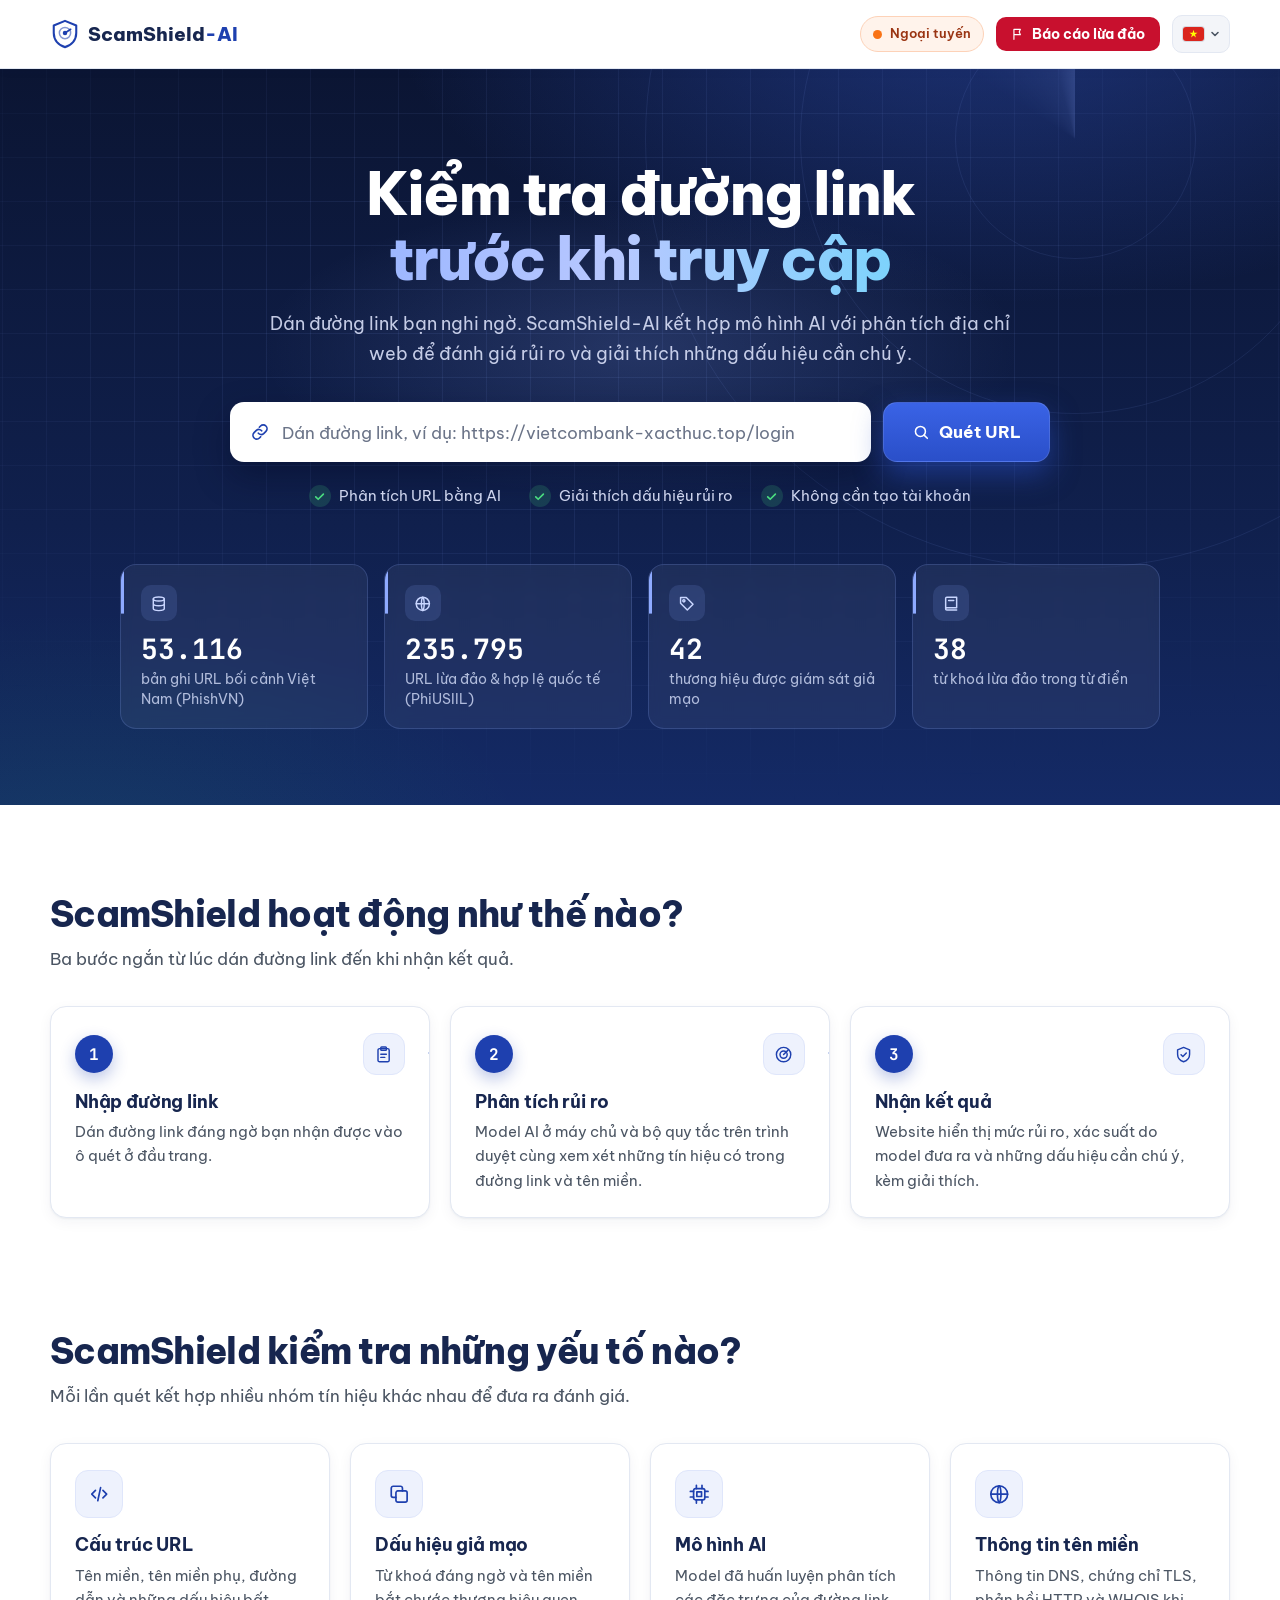
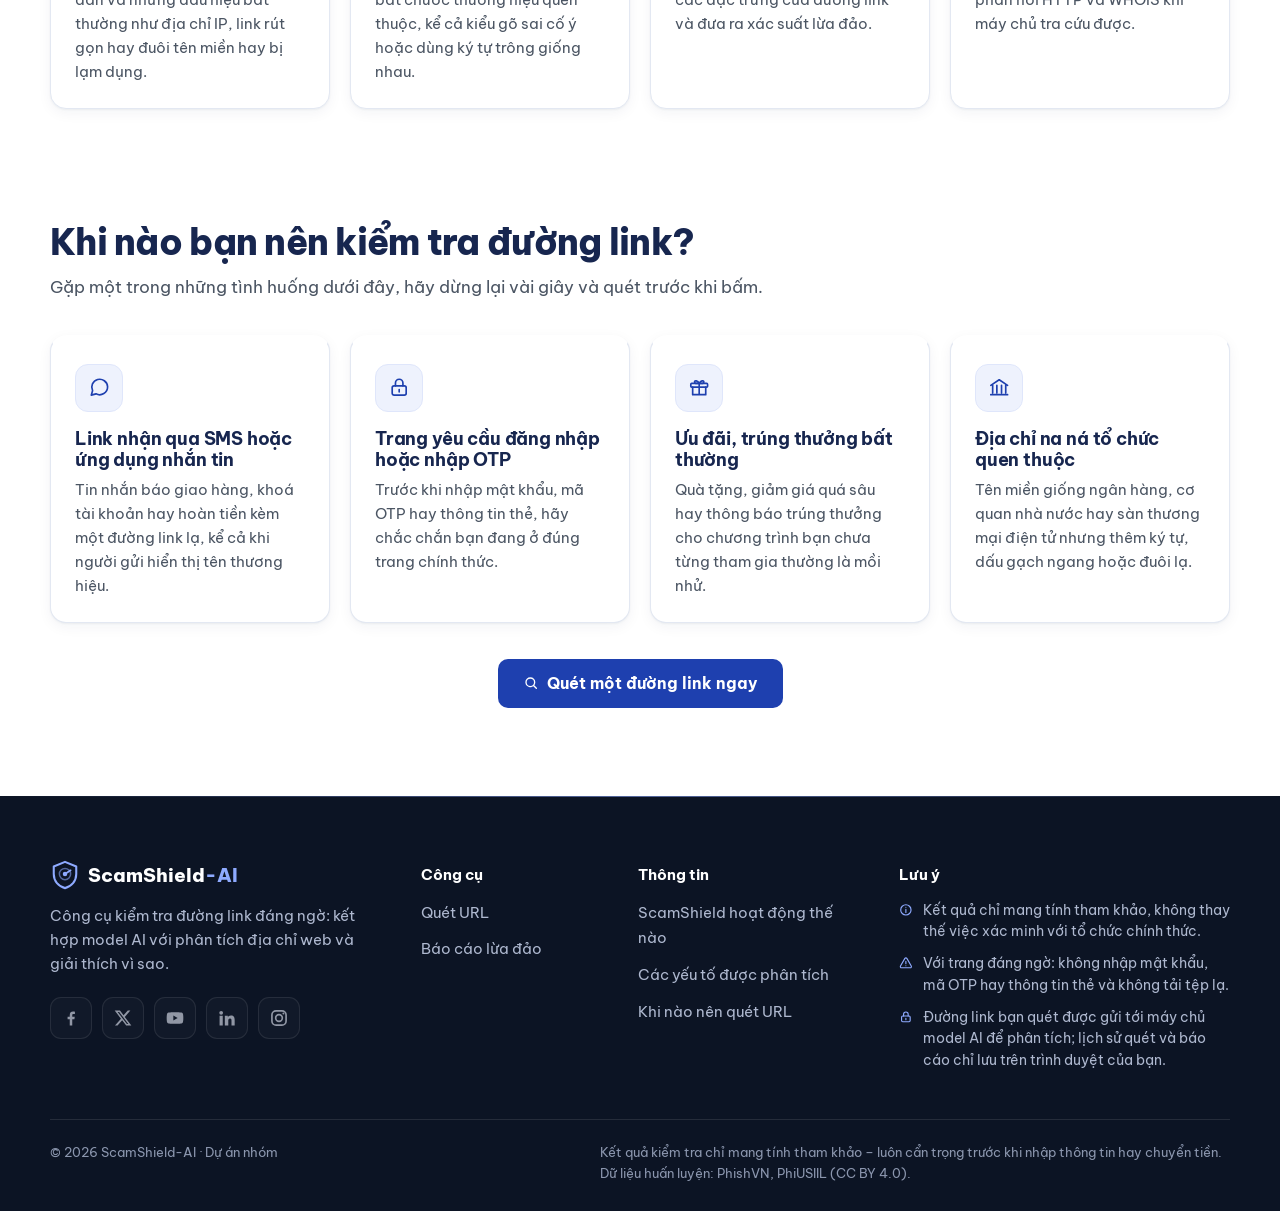
<file: index.html>
<!doctype html>
<html lang="vi">
<head>
  <meta charset="utf-8">
  <meta name="viewport" content="width=device-width, initial-scale=1">
  <title>ScamShield-AI – Kiểm tra đường link trước khi truy cập</title>
  <meta name="description" content="Dán đường link đáng ngờ để ScamShield-AI đánh giá rủi ro bằng mô hình AI và phân tích địa chỉ web, kèm giải thích các dấu hiệu cần chú ý.">
  <meta name="theme-color" content="#0b1533">
  <link rel="icon" href="data:image/svg+xml,%3Csvg xmlns='http://www.w3.org/2000/svg' viewBox='0 0 32 32'%3E%3Cpath d='M16 2 4 7v8c0 7.5 5.1 13.4 12 15 6.9-1.6 12-7.5 12-15V7L16 2z' fill='%231e40af'/%3E%3Ccircle cx='16' cy='15' r='3' fill='%23fff'/%3E%3C/svg%3E">
  <!-- Ngôn ngữ đã chọn được đặt sớm để trình đọc màn hình đọc đúng; nội dung được dịch bởi js/language.js. -->
  <script>document.documentElement.classList.add("js");try{var l=localStorage.getItem("scamshield_language");if(l==="en"||l==="vi")document.documentElement.lang=l}catch(e){}</script>
  <link rel="preconnect" href="https://fonts.googleapis.com">
  <link rel="preconnect" href="https://fonts.gstatic.com" crossorigin>
  <link href="https://fonts.googleapis.com/css2?family=Be+Vietnam+Pro:wght@400;500;600;700;800&family=JetBrains+Mono:wght@400;600;700&display=swap" rel="stylesheet">
  <link rel="stylesheet" href="css/style.css">
</head>
<body data-page="home" data-title-key="pageTitleHome" data-meta-key="metaHome">
  <header id="site-header"></header>

  <main id="main" tabindex="-1">
    <!-- ============ HERO: quét URL ============ -->
    <section class="hero" id="kiem-tra" aria-labelledby="heroTitle">
      <div class="hero-grid" aria-hidden="true"></div>
      <div class="hero-glow" aria-hidden="true"></div>
      <div class="radar" aria-hidden="true">
        <span class="ring r1"></span><span class="ring r2"></span><span class="ring r3"></span>
        <span class="sweep"></span>
        <i class="blip b1"></i><i class="blip b2"></i><i class="blip b3"></i>
      </div>

      <div class="container hero-inner">
        <h1 id="heroTitle" data-i18n-html="heroTitle">Kiểm tra đường link <span class="hl">trước khi truy cập</span></h1>
        <p class="hero-lead" data-i18n="heroLead">Dán đường link bạn nghi ngờ. ScamShield-AI kết hợp mô hình AI với phân tích địa chỉ web để đánh giá rủi ro và giải thích những dấu hiệu cần chú ý.</p>

        <form id="checkForm" class="scan-form" role="search" novalidate>
          <label for="checkInput" class="sr-only" data-i18n="inputLabel">Đường link cần kiểm tra</label>
          <div class="scan-input">
            <span class="scan-input-icon" data-icon="link"></span>
            <input id="checkInput" name="url" type="text" inputmode="url" autocomplete="off" autocapitalize="off" spellcheck="false"
              aria-describedby="checkError" data-i18n-placeholder="inputPlaceholder"
              placeholder="Dán đường link, ví dụ: https://vietcombank-xacthuc.top/login">
          </div>
          <button class="btn btn-scan" id="scanBtn" type="submit">
            <span class="btn-spinner" aria-hidden="true"></span>
            <span class="btn-icon" data-icon="search"></span>
            <span id="scanBtnLabel">Quét URL</span>
          </button>
          <p class="field-error" id="checkError" hidden><span data-icon="alert"></span><span></span></p>
        </form>

        <ul class="hero-ticks">
          <li><span class="tick" data-icon="check"></span><span data-i18n="tick1">Phân tích URL bằng AI</span></li>
          <li><span class="tick" data-icon="check"></span><span data-i18n="tick2">Giải thích dấu hiệu rủi ro</span></li>
          <li><span class="tick" data-icon="check"></span><span data-i18n="tick3">Không cần tạo tài khoản</span></li>
        </ul>

        <!-- Bốn ô số liệu giữ nguyên nguồn của bản FE: hai bộ dữ liệu huấn luyện (số cố định)
             + số thương hiệu (BRANDS_VN) và số từ khoá (SCAM_KEYWORDS) đếm từ js/dictionaries.js. -->
        <ul class="stats" data-i18n-aria-label="statsLabel">
          <li class="stat"><span class="stat-icon" data-icon="database"></span><strong class="mono" data-count="53116">0</strong><span data-i18n="statPhishVN">bản ghi URL bối cảnh Việt Nam (PhishVN)</span></li>
          <li class="stat"><span class="stat-icon" data-icon="globe"></span><strong class="mono" data-count="235795">0</strong><span data-i18n="statPhiUSIIL">URL lừa đảo &amp; hợp lệ quốc tế (PhiUSIIL)</span></li>
          <li class="stat"><span class="stat-icon" data-icon="tag"></span><strong class="mono" id="statBrands" data-count="0">0</strong><span data-i18n="statBrands">thương hiệu được giám sát giả mạo</span></li>
          <li class="stat"><span class="stat-icon" data-icon="book"></span><strong class="mono" id="statKeywords" data-count="0">0</strong><span data-i18n="statKeywords">từ khoá lừa đảo trong từ điển</span></li>
        </ul>
      </div>
    </section>

    <!-- ============ KẾT QUẢ + LỊCH SỬ (hiện khi có dữ liệu) ============ -->
    <section class="scan-zone" id="scanZone" hidden>
      <div class="container scan-zone-inner">
        <article id="checkResult" class="result" hidden tabindex="-1"></article>
        <div class="history-card" id="scanHistory" hidden>
          <div class="hc-head">
            <h2 class="hc-title"><span data-icon="clock"></span><span data-i18n="historyTitle">Kiểm tra gần đây</span></h2>
            <span class="hc-note" data-i18n="historyNote">Chỉ lưu trên trình duyệt này</span>
            <button type="button" class="btn btn-ghost btn-xs" id="clearHistory"><span data-icon="trash"></span><span data-i18n="historyClear">Xoá lịch sử</span></button>
          </div>
          <ul class="h-list" id="historyList"></ul>
        </div>
      </div>
    </section>

    <!-- ============ 1. HOẠT ĐỘNG NHƯ THẾ NÀO ============ -->
    <section class="section" id="hoat-dong" aria-labelledby="howTitle">
      <div class="container">
        <div class="section-head reveal">
          <h2 id="howTitle" data-i18n="howTitle">ScamShield hoạt động như thế nào?</h2>
          <p class="section-lead" data-i18n="howLead">Ba bước ngắn từ lúc dán đường link đến khi nhận kết quả.</p>
        </div>
        <ol class="grid cards-3 steps">
          <li class="info-card step reveal">
            <div class="step-top"><span class="step-num mono">1</span><span class="card-icon" data-icon="clipboard"></span></div>
            <h3 data-i18n="how1Title">Nhập đường link</h3>
            <p data-i18n="how1Desc">Dán đường link đáng ngờ bạn nhận được vào ô quét ở đầu trang.</p>
          </li>
          <li class="info-card step reveal">
            <div class="step-top"><span class="step-num mono">2</span><span class="card-icon" data-icon="radar"></span></div>
            <h3 data-i18n="how2Title">Phân tích rủi ro</h3>
            <p data-i18n="how2Desc">Model AI ở máy chủ và bộ quy tắc trên trình duyệt cùng xem xét những tín hiệu có trong đường link và tên miền.</p>
          </li>
          <li class="info-card step reveal">
            <div class="step-top"><span class="step-num mono">3</span><span class="card-icon" data-icon="shieldCheck"></span></div>
            <h3 data-i18n="how3Title">Nhận kết quả</h3>
            <p data-i18n="how3Desc">Website hiển thị mức rủi ro, xác suất do model đưa ra và những dấu hiệu cần chú ý, kèm giải thích.</p>
          </li>
        </ol>
      </div>
    </section>

    <!-- ============ 2. KIỂM TRA NHỮNG YẾU TỐ NÀO ============ -->
    <section class="section" id="yeu-to" aria-labelledby="examTitle">
      <div class="container">
        <div class="section-head reveal">
          <h2 id="examTitle" data-i18n="examTitle">ScamShield kiểm tra những yếu tố nào?</h2>
          <p class="section-lead" data-i18n="examLead">Mỗi lần quét kết hợp nhiều nhóm tín hiệu khác nhau để đưa ra đánh giá.</p>
        </div>
        <ul class="grid cards-4">
          <li class="info-card feature reveal">
            <span class="card-icon" data-icon="code"></span>
            <h3 data-i18n="exam1Title">Cấu trúc URL</h3>
            <p data-i18n="exam1Desc">Tên miền, tên miền phụ, đường dẫn và những dấu hiệu bất thường như địa chỉ IP, link rút gọn hay đuôi tên miền hay bị lạm dụng.</p>
          </li>
          <li class="info-card feature reveal">
            <span class="card-icon" data-icon="copy"></span>
            <h3 data-i18n="exam2Title">Dấu hiệu giả mạo</h3>
            <p data-i18n="exam2Desc">Từ khoá đáng ngờ và tên miền bắt chước thương hiệu quen thuộc, kể cả kiểu gõ sai cố ý hoặc dùng ký tự trông giống nhau.</p>
          </li>
          <li class="info-card feature reveal">
            <span class="card-icon" data-icon="cpu"></span>
            <h3 data-i18n="exam3Title">Mô hình AI</h3>
            <p data-i18n="exam3Desc">Model đã huấn luyện phân tích các đặc trưng của đường link và đưa ra xác suất lừa đảo.</p>
          </li>
          <li class="info-card feature reveal">
            <span class="card-icon" data-icon="globe"></span>
            <h3 data-i18n="exam4Title">Thông tin tên miền</h3>
            <p data-i18n="exam4Desc">Thông tin DNS, chứng chỉ TLS, phản hồi HTTP và WHOIS khi máy chủ tra cứu được.</p>
          </li>
        </ul>
      </div>
    </section>

    <!-- ============ 3. KHI NÀO NÊN KIỂM TRA ============ -->
    <section class="section" id="khi-nao" aria-labelledby="whenTitle">
      <div class="container">
        <div class="section-head reveal">
          <h2 id="whenTitle" data-i18n="whenTitle">Khi nào bạn nên kiểm tra đường link?</h2>
          <p class="section-lead" data-i18n="whenLead">Gặp một trong những tình huống dưới đây, hãy dừng lại vài giây và quét trước khi bấm.</p>
        </div>
        <ul class="grid cards-4">
          <li class="info-card situation reveal">
            <span class="card-icon" data-icon="message"></span>
            <h3 data-i18n="when1Title">Link nhận qua SMS hoặc ứng dụng nhắn tin</h3>
            <p data-i18n="when1Desc">Tin nhắn báo giao hàng, khoá tài khoản hay hoàn tiền kèm một đường link lạ, kể cả khi người gửi hiển thị tên thương hiệu.</p>
          </li>
          <li class="info-card situation reveal">
            <span class="card-icon" data-icon="lock"></span>
            <h3 data-i18n="when2Title">Trang yêu cầu đăng nhập hoặc nhập OTP</h3>
            <p data-i18n="when2Desc">Trước khi nhập mật khẩu, mã OTP hay thông tin thẻ, hãy chắc chắn bạn đang ở đúng trang chính thức.</p>
          </li>
          <li class="info-card situation reveal">
            <span class="card-icon" data-icon="gift"></span>
            <h3 data-i18n="when3Title">Ưu đãi, trúng thưởng bất thường</h3>
            <p data-i18n="when3Desc">Quà tặng, giảm giá quá sâu hay thông báo trúng thưởng cho chương trình bạn chưa từng tham gia thường là mồi nhử.</p>
          </li>
          <li class="info-card situation reveal">
            <span class="card-icon" data-icon="bank"></span>
            <h3 data-i18n="when4Title">Địa chỉ na ná tổ chức quen thuộc</h3>
            <p data-i18n="when4Desc">Tên miền giống ngân hàng, cơ quan nhà nước hay sàn thương mại điện tử nhưng thêm ký tự, dấu gạch ngang hoặc đuôi lạ.</p>
          </li>
        </ul>
        <div class="section-cta reveal">
          <a class="btn btn-primary" href="#kiem-tra" data-focus-scan><span data-icon="search"></span><span data-i18n="whenCta">Quét một đường link ngay</span></a>
        </div>
      </div>
    </section>
  </main>

  <footer id="site-footer"></footer>

  <!-- Thứ tự nạp: dữ liệu → bộ phân tích → API → ngôn ngữ → phần chung → quét → trang chủ. -->
  <script src="js/dictionaries.js"></script>
  <script src="js/url-analyzer.js"></script>
  <script src="js/api.js"></script>
  <script src="js/data.js"></script>
  <script src="js/language.js"></script>
  <script src="js/common.js"></script>
  <script src="js/scan.js"></script>
  <script src="js/home.js"></script>
</body>
</html>
</file>
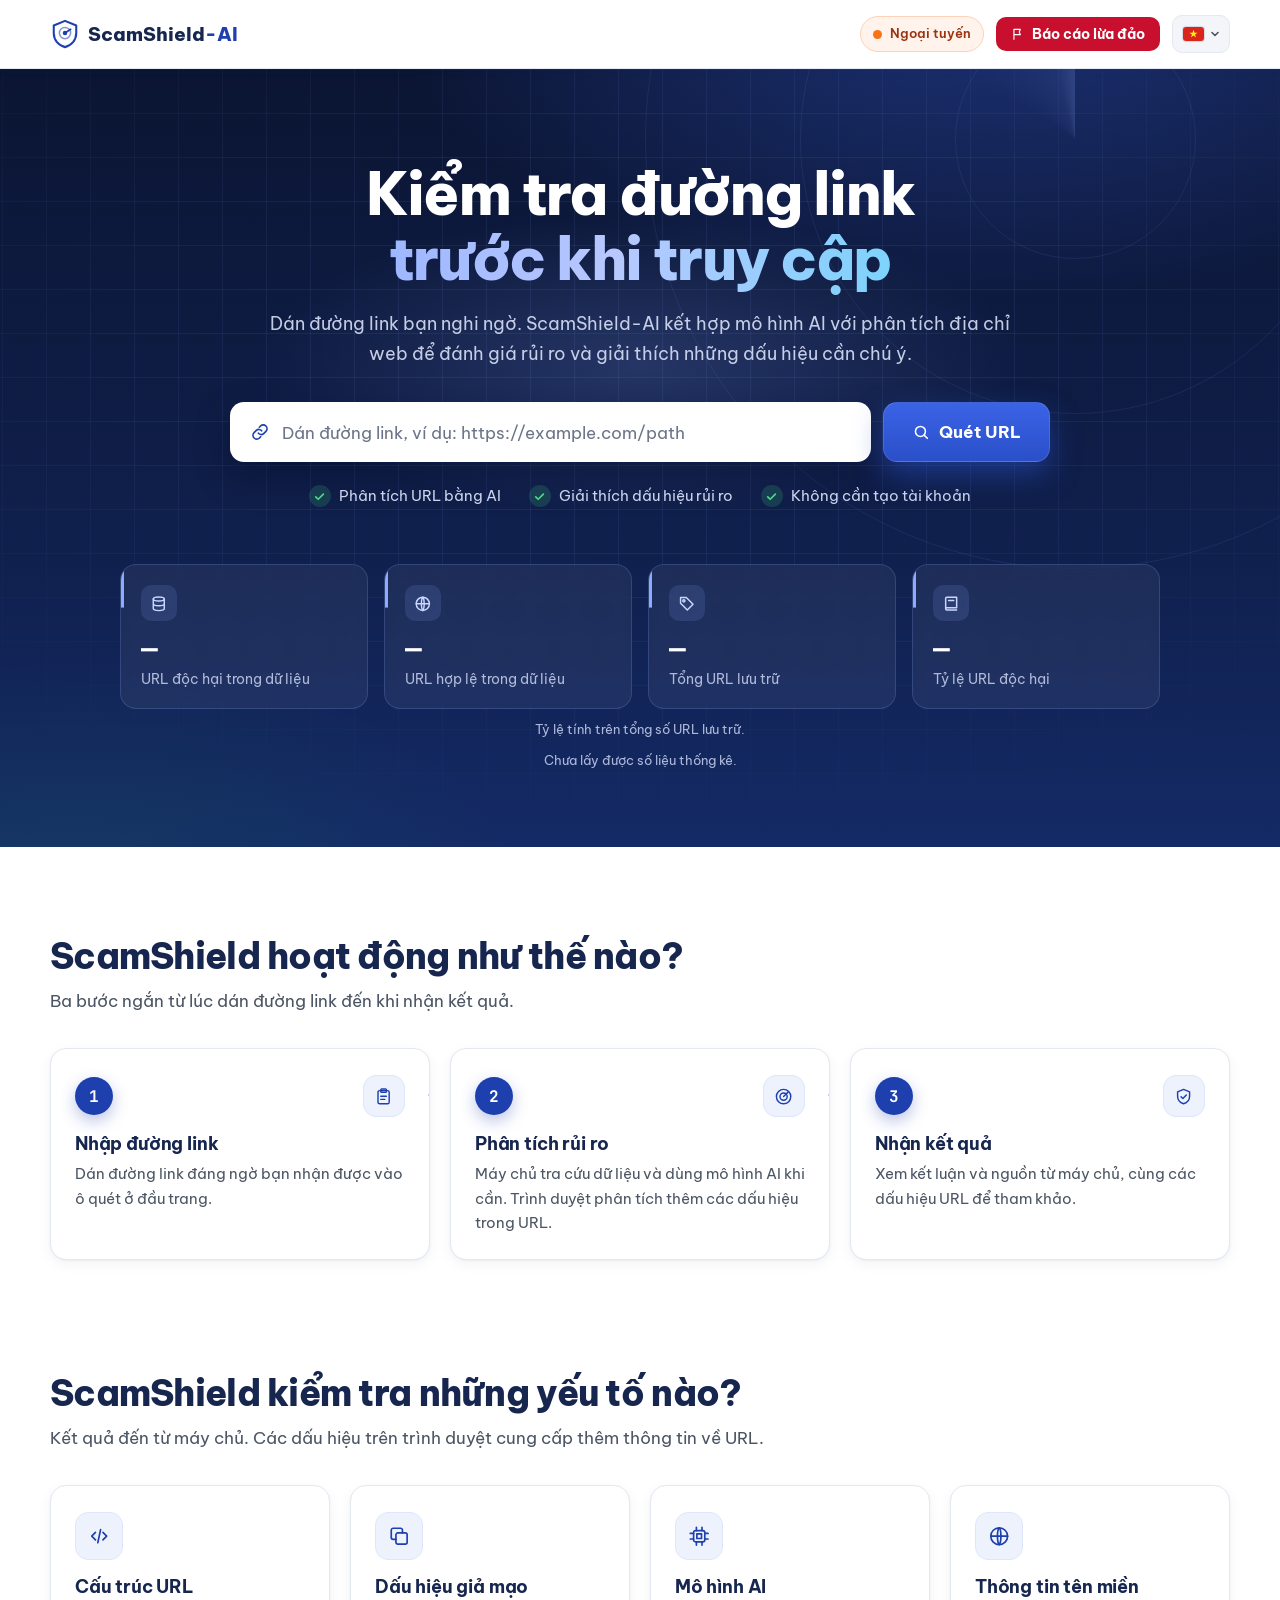
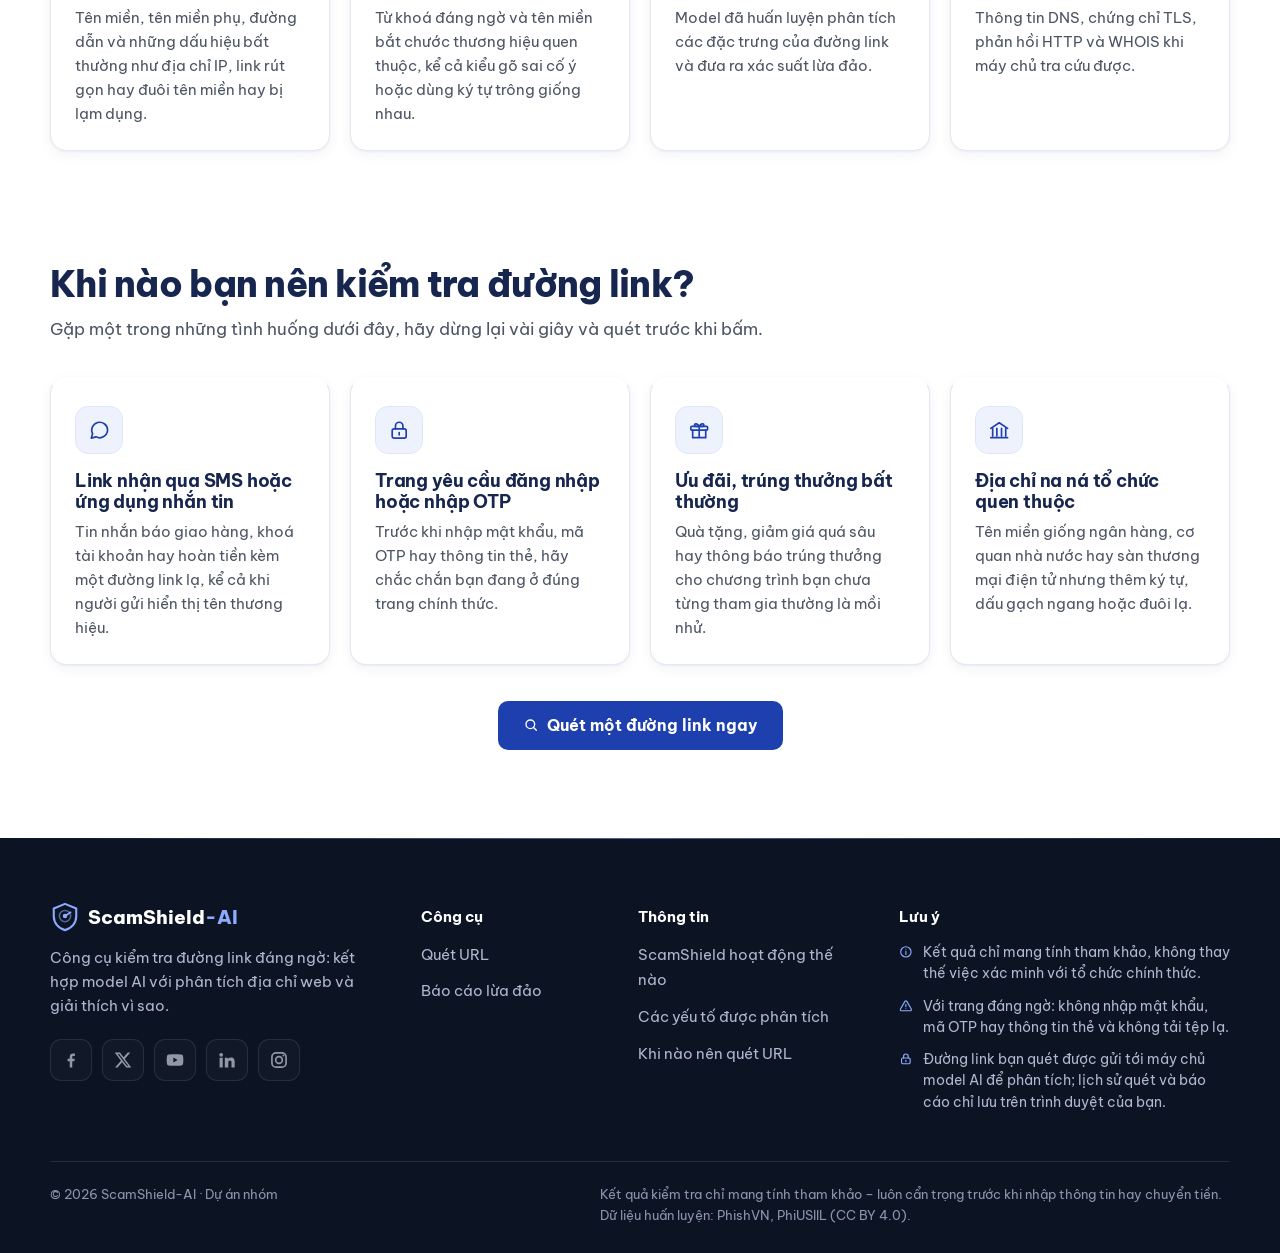
<file: frontend/index.html>
<!doctype html>
<html lang="vi">
<head>
  <meta charset="utf-8">
  <meta name="viewport" content="width=device-width, initial-scale=1">
  <title>ScamShield-AI – Kiểm tra đường link trước khi truy cập</title>
  <meta name="description" content="Dán đường link đáng ngờ để ScamShield-AI đánh giá rủi ro bằng mô hình AI và phân tích địa chỉ web, kèm giải thích các dấu hiệu cần chú ý.">
  <meta name="theme-color" content="#0b1533">
  <link rel="icon" href="data:image/svg+xml,%3Csvg xmlns='http://www.w3.org/2000/svg' viewBox='0 0 32 32'%3E%3Cpath d='M16 2 4 7v8c0 7.5 5.1 13.4 12 15 6.9-1.6 12-7.5 12-15V7L16 2z' fill='%231e40af'/%3E%3Ccircle cx='16' cy='15' r='3' fill='%23fff'/%3E%3C/svg%3E">
  <!-- Ngôn ngữ đã chọn được đặt sớm để trình đọc màn hình đọc đúng; nội dung được dịch bởi js/language.js. -->
  <script>document.documentElement.classList.add("js");try{var l=localStorage.getItem("scamshield_language");if(l==="en"||l==="vi")document.documentElement.lang=l}catch(e){}</script>
  <link rel="preconnect" href="https://fonts.googleapis.com">
  <link rel="preconnect" href="https://fonts.gstatic.com" crossorigin>
  <link href="https://fonts.googleapis.com/css2?family=Be+Vietnam+Pro:wght@400;500;600;700;800&family=JetBrains+Mono:wght@400;600;700&display=swap" rel="stylesheet">
  <link rel="stylesheet" href="css/style.css">
</head>
<body data-page="home" data-title-key="pageTitleHome" data-meta-key="metaHome">
  <header id="site-header"></header>

  <main id="main" tabindex="-1">
    <!-- ============ HERO: quét URL ============ -->
    <section class="hero" id="kiem-tra" aria-labelledby="heroTitle">
      <div class="hero-grid" aria-hidden="true"></div>
      <div class="hero-glow" aria-hidden="true"></div>
      <div class="radar" aria-hidden="true">
        <span class="ring r1"></span><span class="ring r2"></span><span class="ring r3"></span>
        <span class="sweep"></span>
        <i class="blip b1"></i><i class="blip b2"></i><i class="blip b3"></i>
      </div>

      <div class="container hero-inner">
        <h1 id="heroTitle" data-i18n-html="heroTitle">Kiểm tra đường link <span class="hl">trước khi truy cập</span></h1>
        <p class="hero-lead" data-i18n="heroLead">Dán đường link bạn nghi ngờ. ScamShield-AI kết hợp mô hình AI với phân tích địa chỉ web để đánh giá rủi ro và giải thích những dấu hiệu cần chú ý.</p>

        <form id="checkForm" class="scan-form" role="search" novalidate>
          <label for="checkInput" class="sr-only" data-i18n="inputLabel">Đường link cần kiểm tra</label>
          <div class="scan-input">
            <span class="scan-input-icon" data-icon="link"></span>
            <input id="checkInput" name="url" type="text" inputmode="url" autocomplete="off" autocapitalize="off" spellcheck="false"
              aria-describedby="checkError" data-i18n-placeholder="inputPlaceholder"
              placeholder="Dán đường link, ví dụ: https://example.com/path">
          </div>
          <button class="btn btn-scan" id="scanBtn" type="submit">
            <span class="btn-spinner" aria-hidden="true"></span>
            <span class="btn-icon" data-icon="search"></span>
            <span id="scanBtnLabel">Quét URL</span>
          </button>
          <p class="field-error" id="checkError" hidden><span data-icon="alert"></span><span></span></p>
        </form>

        <ul class="hero-ticks">
          <li><span class="tick" data-icon="check"></span><span data-i18n="tick1">Phân tích URL bằng AI</span></li>
          <li><span class="tick" data-icon="check"></span><span data-i18n="tick2">Giải thích dấu hiệu rủi ro</span></li>
          <li><span class="tick" data-icon="check"></span><span data-i18n="tick3">Không cần tạo tài khoản</span></li>
        </ul>

        <ul class="stats" data-i18n-aria-label="statsLabel">
          <li class="stat"><span class="stat-icon" data-icon="database"></span><strong class="mono" data-stat="phishing_urls">—</strong><span data-i18n="statStoredPhishing">URL độc hại trong dữ liệu</span></li>
          <li class="stat"><span class="stat-icon" data-icon="globe"></span><strong class="mono" data-stat="legitimate_urls">—</strong><span data-i18n="statStoredLegitimate">URL hợp lệ trong dữ liệu</span></li>
          <li class="stat"><span class="stat-icon" data-icon="tag"></span><strong class="mono" data-stat="total_urls">—</strong><span data-i18n="statStoredTotal">Tổng URL lưu trữ</span></li>
          <li class="stat" aria-describedby="stats-ratio-note"><span class="stat-icon" data-icon="book"></span><strong class="mono" data-stat="malicious_ratio_percent">—</strong><span data-i18n="statMaliciousRatio">Tỷ lệ URL độc hại</span></li>
        </ul>
        <p class="stats-note" id="stats-ratio-note" data-i18n="statsRatioNote">Tỷ lệ tính trên tổng số URL lưu trữ.</p>
        <p class="stats-note" id="stats-status" role="status"></p>
      </div>
    </section>

    <!-- ============ KẾT QUẢ + LỊCH SỬ (hiện khi có dữ liệu) ============ -->
    <section class="scan-zone" id="scanZone" hidden>
      <div class="container scan-zone-inner">
        <article id="checkResult" class="result" hidden tabindex="-1"></article>
        <div class="history-card" id="scanHistory" hidden>
          <div class="hc-head">
            <h2 class="hc-title"><span data-icon="clock"></span><span data-i18n="historyTitle">Kiểm tra gần đây</span></h2>
            <span class="hc-note" data-i18n="historyNote">Chỉ lưu trên trình duyệt này</span>
            <button type="button" class="btn btn-ghost btn-xs" id="clearHistory"><span data-icon="trash"></span><span data-i18n="historyClear">Xoá lịch sử</span></button>
          </div>
          <ul class="h-list" id="historyList"></ul>
        </div>
      </div>
    </section>

    <!-- ============ 1. HOẠT ĐỘNG NHƯ THẾ NÀO ============ -->
    <section class="section" id="hoat-dong" aria-labelledby="howTitle">
      <div class="container">
        <div class="section-head reveal">
          <h2 id="howTitle" data-i18n="howTitle">ScamShield hoạt động như thế nào?</h2>
          <p class="section-lead" data-i18n="howLead">Ba bước ngắn từ lúc dán đường link đến khi nhận kết quả.</p>
        </div>
        <ol class="grid cards-3 steps">
          <li class="info-card step reveal">
            <div class="step-top"><span class="step-num mono">1</span><span class="card-icon" data-icon="clipboard"></span></div>
            <h3 data-i18n="how1Title">Nhập đường link</h3>
            <p data-i18n="how1Desc">Dán đường link đáng ngờ bạn nhận được vào ô quét ở đầu trang.</p>
          </li>
          <li class="info-card step reveal">
            <div class="step-top"><span class="step-num mono">2</span><span class="card-icon" data-icon="radar"></span></div>
            <h3 data-i18n="how2Title">Phân tích rủi ro</h3>
            <p data-i18n="how2Desc">Máy chủ tra cứu dữ liệu và dùng mô hình AI khi cần. Trình duyệt phân tích thêm các dấu hiệu trong URL.</p>
          </li>
          <li class="info-card step reveal">
            <div class="step-top"><span class="step-num mono">3</span><span class="card-icon" data-icon="shieldCheck"></span></div>
            <h3 data-i18n="how3Title">Nhận kết quả</h3>
            <p data-i18n="how3Desc">Xem kết luận và nguồn từ máy chủ, cùng các dấu hiệu URL để tham khảo.</p>
          </li>
        </ol>
      </div>
    </section>

    <!-- ============ 2. KIỂM TRA NHỮNG YẾU TỐ NÀO ============ -->
    <section class="section" id="yeu-to" aria-labelledby="examTitle">
      <div class="container">
        <div class="section-head reveal">
          <h2 id="examTitle" data-i18n="examTitle">ScamShield kiểm tra những yếu tố nào?</h2>
          <p class="section-lead" data-i18n="examLead">Kết quả đến từ máy chủ. Các dấu hiệu trên trình duyệt cung cấp thêm thông tin về URL.</p>
        </div>
        <ul class="grid cards-4">
          <li class="info-card feature reveal">
            <span class="card-icon" data-icon="code"></span>
            <h3 data-i18n="exam1Title">Cấu trúc URL</h3>
            <p data-i18n="exam1Desc">Tên miền, tên miền phụ, đường dẫn và những dấu hiệu bất thường như địa chỉ IP, link rút gọn hay đuôi tên miền hay bị lạm dụng.</p>
          </li>
          <li class="info-card feature reveal">
            <span class="card-icon" data-icon="copy"></span>
            <h3 data-i18n="exam2Title">Dấu hiệu giả mạo</h3>
            <p data-i18n="exam2Desc">Từ khoá đáng ngờ và tên miền bắt chước thương hiệu quen thuộc, kể cả kiểu gõ sai cố ý hoặc dùng ký tự trông giống nhau.</p>
          </li>
          <li class="info-card feature reveal">
            <span class="card-icon" data-icon="cpu"></span>
            <h3 data-i18n="exam3Title">Mô hình AI</h3>
            <p data-i18n="exam3Desc">Model đã huấn luyện phân tích các đặc trưng của đường link và đưa ra xác suất lừa đảo.</p>
          </li>
          <li class="info-card feature reveal">
            <span class="card-icon" data-icon="globe"></span>
            <h3 data-i18n="exam4Title">Thông tin tên miền</h3>
            <p data-i18n="exam4Desc">Thông tin DNS, chứng chỉ TLS, phản hồi HTTP và WHOIS khi máy chủ tra cứu được.</p>
          </li>
        </ul>
      </div>
    </section>

    <!-- ============ 3. KHI NÀO NÊN KIỂM TRA ============ -->
    <section class="section" id="khi-nao" aria-labelledby="whenTitle">
      <div class="container">
        <div class="section-head reveal">
          <h2 id="whenTitle" data-i18n="whenTitle">Khi nào bạn nên kiểm tra đường link?</h2>
          <p class="section-lead" data-i18n="whenLead">Gặp một trong những tình huống dưới đây, hãy dừng lại vài giây và quét trước khi bấm.</p>
        </div>
        <ul class="grid cards-4">
          <li class="info-card situation reveal">
            <span class="card-icon" data-icon="message"></span>
            <h3 data-i18n="when1Title">Link nhận qua SMS hoặc ứng dụng nhắn tin</h3>
            <p data-i18n="when1Desc">Tin nhắn báo giao hàng, khoá tài khoản hay hoàn tiền kèm một đường link lạ, kể cả khi người gửi hiển thị tên thương hiệu.</p>
          </li>
          <li class="info-card situation reveal">
            <span class="card-icon" data-icon="lock"></span>
            <h3 data-i18n="when2Title">Trang yêu cầu đăng nhập hoặc nhập OTP</h3>
            <p data-i18n="when2Desc">Trước khi nhập mật khẩu, mã OTP hay thông tin thẻ, hãy chắc chắn bạn đang ở đúng trang chính thức.</p>
          </li>
          <li class="info-card situation reveal">
            <span class="card-icon" data-icon="gift"></span>
            <h3 data-i18n="when3Title">Ưu đãi, trúng thưởng bất thường</h3>
            <p data-i18n="when3Desc">Quà tặng, giảm giá quá sâu hay thông báo trúng thưởng cho chương trình bạn chưa từng tham gia thường là mồi nhử.</p>
          </li>
          <li class="info-card situation reveal">
            <span class="card-icon" data-icon="bank"></span>
            <h3 data-i18n="when4Title">Địa chỉ na ná tổ chức quen thuộc</h3>
            <p data-i18n="when4Desc">Tên miền giống ngân hàng, cơ quan nhà nước hay sàn thương mại điện tử nhưng thêm ký tự, dấu gạch ngang hoặc đuôi lạ.</p>
          </li>
        </ul>
        <div class="section-cta reveal">
          <a class="btn btn-primary" href="#kiem-tra" data-focus-scan><span data-icon="search"></span><span data-i18n="whenCta">Quét một đường link ngay</span></a>
        </div>
      </div>
    </section>
  </main>

  <footer id="site-footer"></footer>

  <!-- Thứ tự nạp: dữ liệu → bộ phân tích → API → ngôn ngữ → phần chung → quét → trang chủ. -->
  <script src="js/dictionaries.js"></script>
  <script src="js/url-analyzer.js"></script>
  <script src="js/api.js"></script>
  <script src="js/language.js"></script>
  <script src="js/common.js"></script>
  <script src="js/scan.js"></script>
  <script src="js/home.js"></script>
</body>
</html>
</file>
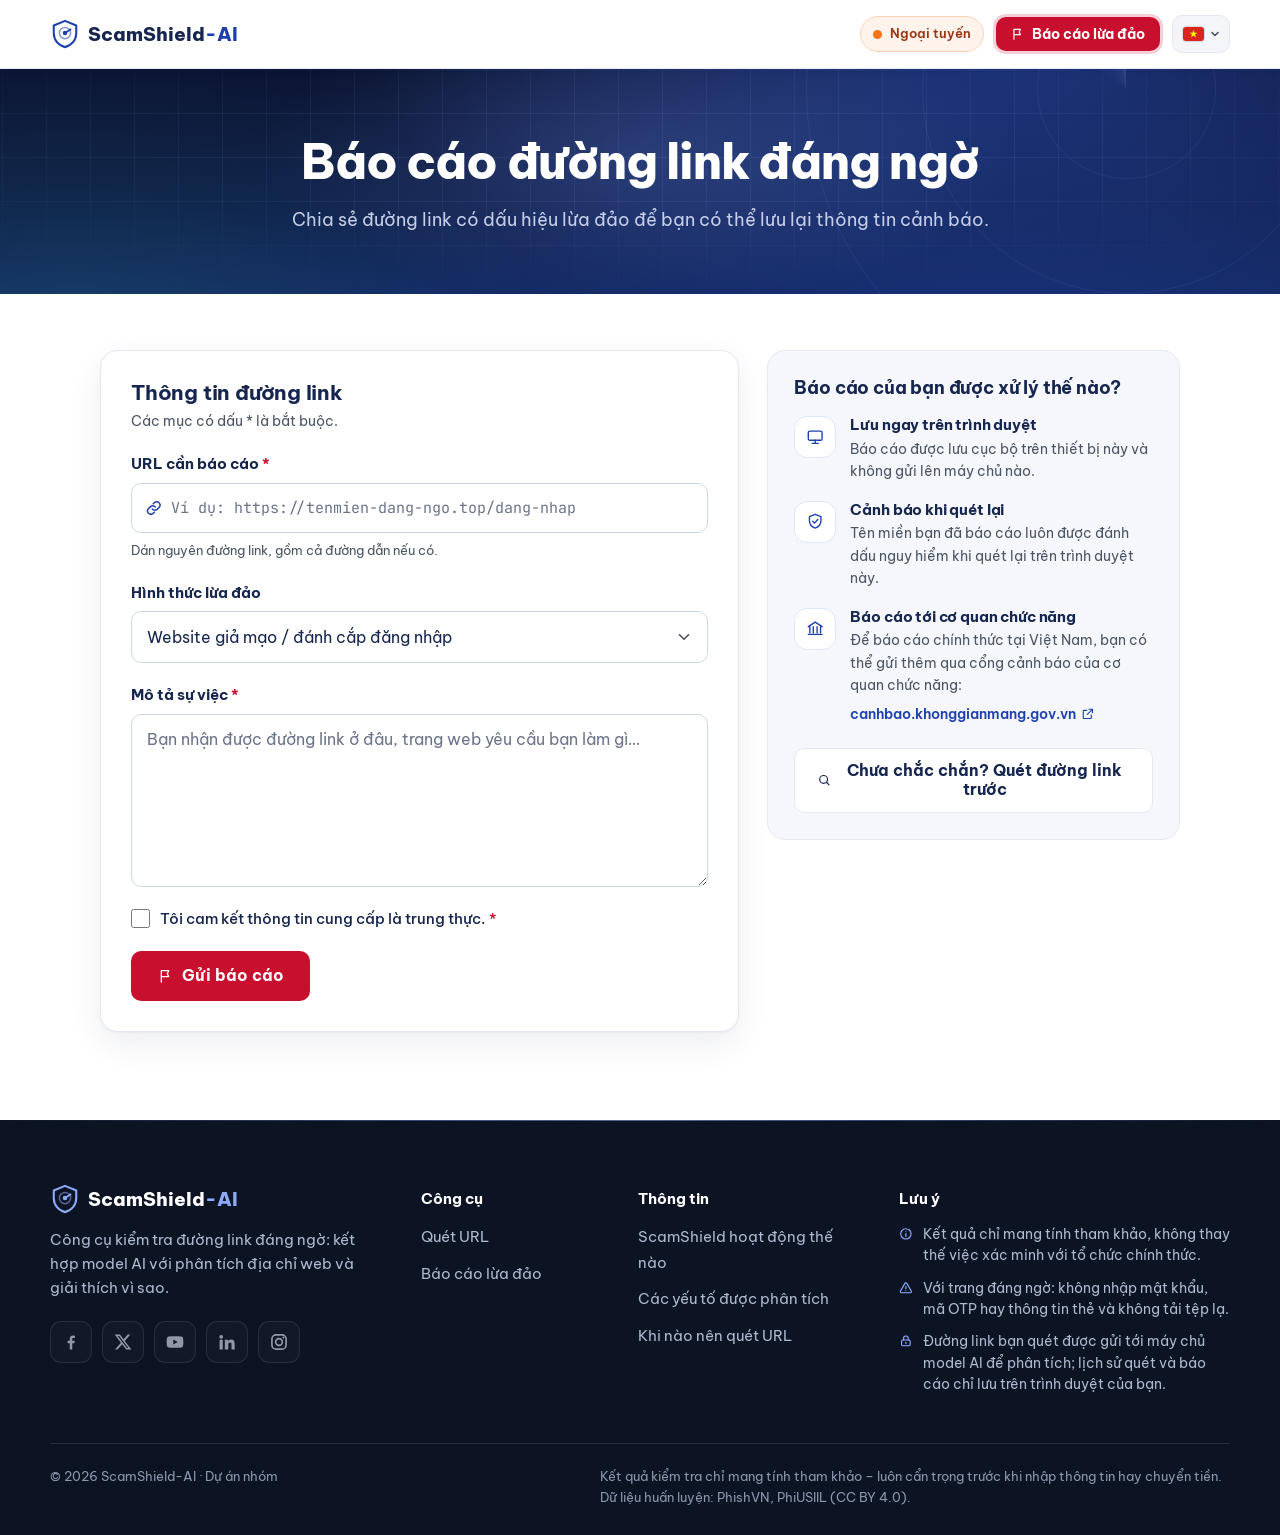
<file: bao-cao.html>
<!doctype html>
<html lang="vi">
<head>
  <meta charset="utf-8">
  <meta name="viewport" content="width=device-width, initial-scale=1">
  <title>Báo cáo đường link đáng ngờ – ScamShield-AI</title>
  <meta name="description" content="Lưu lại đường link có dấu hiệu lừa đảo ngay trên trình duyệt của bạn để được cảnh báo khi quét lại.">
  <meta name="theme-color" content="#0b1533">
  <link rel="icon" href="data:image/svg+xml,%3Csvg xmlns='http://www.w3.org/2000/svg' viewBox='0 0 32 32'%3E%3Cpath d='M16 2 4 7v8c0 7.5 5.1 13.4 12 15 6.9-1.6 12-7.5 12-15V7L16 2z' fill='%231e40af'/%3E%3Ccircle cx='16' cy='15' r='3' fill='%23fff'/%3E%3C/svg%3E">
  <script>document.documentElement.classList.add("js");try{var l=localStorage.getItem("scamshield_language");if(l==="en"||l==="vi")document.documentElement.lang=l}catch(e){}</script>
  <link rel="preconnect" href="https://fonts.googleapis.com">
  <link rel="preconnect" href="https://fonts.gstatic.com" crossorigin>
  <link href="https://fonts.googleapis.com/css2?family=Be+Vietnam+Pro:wght@400;500;600;700;800&family=JetBrains+Mono:wght@400;600;700&display=swap" rel="stylesheet">
  <link rel="stylesheet" href="css/style.css">
</head>
<body data-page="report" data-title-key="pageTitleReport" data-meta-key="metaReport">
  <header id="site-header"></header>

  <main id="main" tabindex="-1">
    <section class="page-hero" aria-labelledby="reportTitle">
      <div class="hero-grid" aria-hidden="true"></div>
      <div class="hero-glow" aria-hidden="true"></div>
      <div class="radar radar-sm" aria-hidden="true">
        <span class="ring r1"></span><span class="ring r2"></span><span class="ring r3"></span>
        <span class="sweep"></span>
      </div>
      <div class="container page-hero-inner">
        <h1 id="reportTitle" data-i18n="reportTitle">Báo cáo đường link đáng ngờ</h1>
        <p class="hero-lead" data-i18n="reportLead">Chia sẻ đường link có dấu hiệu lừa đảo để bạn có thể lưu lại thông tin cảnh báo.</p>
      </div>
    </section>

    <section class="section report-section">
      <div class="container report-layout">
        <form id="reportForm" class="report-card reveal" novalidate aria-labelledby="rfHeading">
          <div class="rc-head">
            <h2 id="rfHeading" data-i18n="rfHeading">Thông tin đường link</h2>
            <p class="rc-intro" data-i18n="rfIntro">Các mục có dấu * là bắt buộc.</p>
          </div>

          <div class="field">
            <label for="rfUrl"><span data-i18n="rfUrl">URL cần báo cáo</span> <span class="req" aria-hidden="true">*</span></label>
            <div class="input-icon">
              <span data-icon="link"></span>
              <input id="rfUrl" name="subject" type="text" inputmode="url" autocomplete="off" autocapitalize="off" spellcheck="false" required
                aria-describedby="rfUrlHint subjectError" data-i18n-placeholder="rfUrlPh" placeholder="Ví dụ: https://tenmien-dang-ngo.top/dang-nhap">
            </div>
            <p class="field-hint" id="rfUrlHint" data-i18n="rfUrlHint">Dán nguyên đường link, gồm cả đường dẫn nếu có.</p>
            <p class="field-msg" id="subjectError" hidden><span data-icon="alert"></span><span></span></p>
          </div>

          <div class="field">
            <label for="rfCategory" data-i18n="rfCategory">Hình thức lừa đảo</label>
            <select id="rfCategory" name="category"></select>
          </div>

          <div class="field">
            <label for="rfDesc"><span data-i18n="rfDesc">Mô tả sự việc</span> <span class="req" aria-hidden="true">*</span></label>
            <textarea id="rfDesc" name="desc" rows="6" maxlength="2000" required aria-describedby="descError"
              data-i18n-placeholder="rfDescPh" placeholder="Bạn nhận được đường link ở đâu, trang web yêu cầu bạn làm gì…"></textarea>
            <p class="field-msg" id="descError" hidden><span data-icon="alert"></span><span></span></p>
          </div>

          <div class="field field-check">
            <label class="check">
              <input type="checkbox" name="commit" required aria-describedby="commitError">
              <span><span data-i18n="rfCommit">Tôi cam kết thông tin cung cấp là trung thực.</span> <span class="req" aria-hidden="true">*</span></span>
            </label>
            <p class="field-msg" id="commitError" hidden><span data-icon="alert"></span><span></span></p>
          </div>

          <div class="rc-actions">
            <button class="btn btn-report btn-lg" type="submit"><span data-icon="flag"></span><span data-i18n="rfSubmit">Gửi báo cáo</span></button>
          </div>

          <p class="form-fail" id="reportFail" role="alert" hidden><span data-icon="alert"></span><span data-i18n="rfSaveFail">Không lưu được báo cáo – trình duyệt đang chặn bộ nhớ cục bộ (localStorage).</span></p>
          <div class="form-success" id="reportSuccess" role="status" tabindex="-1" hidden>
            <span class="fs-icon" data-icon="shieldCheck"></span>
            <div>
              <h3 data-i18n="rfSuccessTitle">Đã lưu báo cáo trên trình duyệt này</h3>
              <p data-i18n="rfSuccessBody">ScamShield-AI chưa có máy chủ tiếp nhận báo cáo, vì vậy báo cáo chưa được gửi đi đâu. Khi bạn quét lại tên miền này trên trình duyệt này, nó sẽ được đánh dấu nguy hiểm.</p>
              <a id="reportSuccessScan" href="index.html"><span data-i18n="rfSuccessScan">Quét lại đường link vừa báo cáo</span> <span data-icon="arrowRight"></span></a>
            </div>
          </div>
        </form>

        <aside class="report-aside reveal" aria-labelledby="asideTitle">
          <h2 id="asideTitle" data-i18n="asideTitle">Báo cáo của bạn được xử lý thế nào?</h2>
          <ul class="aside-list">
            <li>
              <span class="card-icon" data-icon="monitor"></span>
              <div><h3 data-i18n="aside1Title">Lưu ngay trên trình duyệt</h3><p data-i18n="aside1Desc">Báo cáo được lưu cục bộ trên thiết bị này và không gửi lên máy chủ nào.</p></div>
            </li>
            <li>
              <span class="card-icon" data-icon="shieldCheck"></span>
              <div><h3 data-i18n="aside2Title">Cảnh báo khi quét lại</h3><p data-i18n="aside2Desc">Tên miền bạn đã báo cáo luôn được đánh dấu nguy hiểm khi quét lại trên trình duyệt này.</p></div>
            </li>
            <li>
              <span class="card-icon" data-icon="bank"></span>
              <div>
                <h3 data-i18n="aside3Title">Báo cáo tới cơ quan chức năng</h3>
                <p data-i18n="aside3Desc">Để báo cáo chính thức tại Việt Nam, bạn có thể gửi thêm qua cổng cảnh báo của cơ quan chức năng:</p>
                <a class="ext-link" href="https://canhbao.khonggianmang.gov.vn" target="_blank" rel="noopener noreferrer">canhbao.khonggianmang.gov.vn <span data-icon="external"></span></a>
              </div>
            </li>
          </ul>
          <a class="btn btn-ghost aside-scan" href="index.html#kiem-tra"><span data-icon="search"></span><span data-i18n="asideScan">Chưa chắc chắn? Quét đường link trước</span></a>
        </aside>
      </div>
    </section>
  </main>

  <footer id="site-footer"></footer>

  <script src="js/dictionaries.js"></script>
  <script src="js/url-analyzer.js"></script>
  <script src="js/api.js"></script>
  <script src="js/data.js"></script>
  <script src="js/language.js"></script>
  <script src="js/common.js"></script>
  <script src="js/report.js"></script>
</body>
</html>
</file>
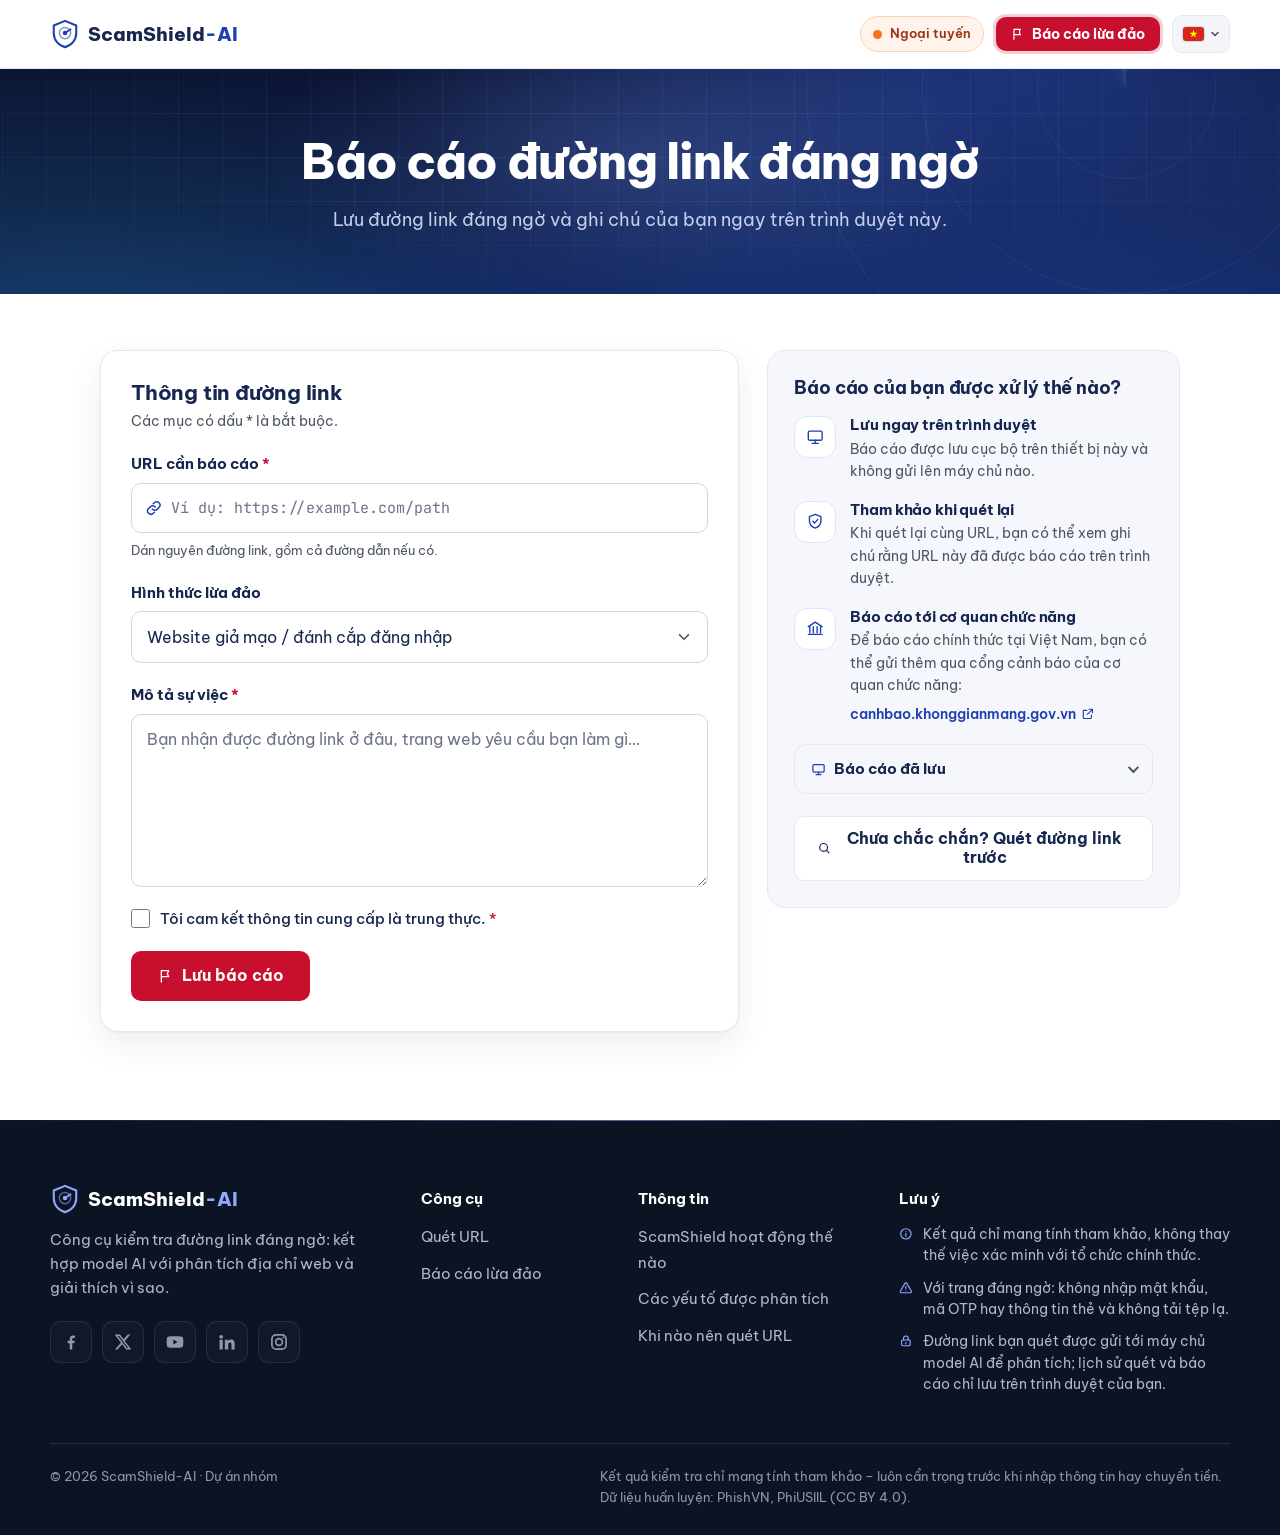
<file: frontend/bao-cao.html>
<!doctype html>
<html lang="vi">
<head>
  <meta charset="utf-8">
  <meta name="viewport" content="width=device-width, initial-scale=1">
  <title>Báo cáo đường link đáng ngờ – ScamShield-AI</title>
  <meta name="description" content="Lưu và xem lại báo cáo cá nhân trên trình duyệt này.">
  <meta name="theme-color" content="#0b1533">
  <link rel="icon" href="data:image/svg+xml,%3Csvg xmlns='http://www.w3.org/2000/svg' viewBox='0 0 32 32'%3E%3Cpath d='M16 2 4 7v8c0 7.5 5.1 13.4 12 15 6.9-1.6 12-7.5 12-15V7L16 2z' fill='%231e40af'/%3E%3Ccircle cx='16' cy='15' r='3' fill='%23fff'/%3E%3C/svg%3E">
  <script>document.documentElement.classList.add("js");try{var l=localStorage.getItem("scamshield_language");if(l==="en"||l==="vi")document.documentElement.lang=l}catch(e){}</script>
  <link rel="preconnect" href="https://fonts.googleapis.com">
  <link rel="preconnect" href="https://fonts.gstatic.com" crossorigin>
  <link href="https://fonts.googleapis.com/css2?family=Be+Vietnam+Pro:wght@400;500;600;700;800&family=JetBrains+Mono:wght@400;600;700&display=swap" rel="stylesheet">
  <link rel="stylesheet" href="css/style.css">
</head>
<body data-page="report" data-title-key="pageTitleReport" data-meta-key="metaReport">
  <header id="site-header"></header>

  <main id="main" tabindex="-1">
    <section class="page-hero" aria-labelledby="reportTitle">
      <div class="hero-grid" aria-hidden="true"></div>
      <div class="hero-glow" aria-hidden="true"></div>
      <div class="radar radar-sm" aria-hidden="true">
        <span class="ring r1"></span><span class="ring r2"></span><span class="ring r3"></span>
        <span class="sweep"></span>
      </div>
      <div class="container page-hero-inner">
        <h1 id="reportTitle" data-i18n="reportTitle">Báo cáo đường link đáng ngờ</h1>
        <p class="hero-lead" data-i18n="reportLead">Lưu đường link đáng ngờ và ghi chú của bạn ngay trên trình duyệt này.</p>
      </div>
    </section>

    <section class="section report-section">
      <div class="container report-layout">
        <form id="reportForm" class="report-card reveal" novalidate aria-labelledby="rfHeading">
          <div class="rc-head">
            <h2 id="rfHeading" data-i18n="rfHeading">Thông tin đường link</h2>
            <p class="rc-intro" data-i18n="rfIntro">Các mục có dấu * là bắt buộc.</p>
          </div>

          <div class="field">
            <label for="rfUrl"><span data-i18n="rfUrl">URL cần báo cáo</span> <span class="req" aria-hidden="true">*</span></label>
            <div class="input-icon">
              <span data-icon="link"></span>
              <input id="rfUrl" name="subject" type="text" inputmode="url" autocomplete="off" autocapitalize="off" spellcheck="false" required
                aria-describedby="rfUrlHint subjectError" data-i18n-placeholder="rfUrlPh" placeholder="Ví dụ: https://example.com/path">
            </div>
            <p class="field-hint" id="rfUrlHint" data-i18n="rfUrlHint">Dán nguyên đường link, gồm cả đường dẫn nếu có.</p>
            <p class="field-msg" id="subjectError" hidden><span data-icon="alert"></span><span></span></p>
          </div>

          <div class="field">
            <label for="rfCategory" data-i18n="rfCategory">Hình thức lừa đảo</label>
            <select id="rfCategory" name="category"></select>
          </div>

          <div class="field">
            <label for="rfDesc"><span data-i18n="rfDesc">Mô tả sự việc</span> <span class="req" aria-hidden="true">*</span></label>
            <textarea id="rfDesc" name="desc" rows="6" maxlength="2000" required aria-describedby="descError"
              data-i18n-placeholder="rfDescPh" placeholder="Bạn nhận được đường link ở đâu, trang web yêu cầu bạn làm gì…"></textarea>
            <p class="field-msg" id="descError" hidden><span data-icon="alert"></span><span></span></p>
          </div>

          <div class="field field-check">
            <label class="check">
              <input type="checkbox" name="commit" required aria-describedby="commitError">
              <span><span data-i18n="rfCommit">Tôi cam kết thông tin cung cấp là trung thực.</span> <span class="req" aria-hidden="true">*</span></span>
            </label>
            <p class="field-msg" id="commitError" hidden><span data-icon="alert"></span><span></span></p>
          </div>

          <div class="rc-actions">
            <button class="btn btn-report btn-lg" type="submit"><span data-icon="flag"></span><span data-i18n="rfSubmit">Lưu báo cáo</span></button>
          </div>

          <p class="form-fail" id="reportFail" role="alert" hidden><span data-icon="alert"></span><span data-i18n="rfSaveFail">Không lưu được báo cáo – trình duyệt đang chặn bộ nhớ cục bộ (localStorage).</span></p>
          <div class="form-success" id="reportSuccess" role="status" tabindex="-1" hidden>
            <span class="fs-icon" data-icon="shieldCheck"></span>
            <div>
              <h3 data-i18n="rfSuccessTitle">Đã lưu báo cáo trên trình duyệt này</h3>
              <p data-i18n="rfSuccessBody">Bạn có thể xem lại báo cáo trên trình duyệt này. Khi quét lại cùng URL, báo cáo xuất hiện dưới dạng thông tin tham khảo.</p>
              <a id="reportSuccessScan" href="index.html"><span data-i18n="rfSuccessScan">Quét lại đường link vừa báo cáo</span> <span data-icon="arrowRight"></span></a>
            </div>
          </div>
        </form>

        <aside class="report-aside reveal" aria-labelledby="asideTitle">
          <h2 id="asideTitle" data-i18n="asideTitle">Báo cáo của bạn được xử lý thế nào?</h2>
          <ul class="aside-list">
            <li>
              <span class="card-icon" data-icon="monitor"></span>
              <div><h3 data-i18n="aside1Title">Lưu ngay trên trình duyệt</h3><p data-i18n="aside1Desc">Báo cáo được lưu cục bộ trên thiết bị này và không gửi lên máy chủ nào.</p></div>
            </li>
            <li>
              <span class="card-icon" data-icon="shieldCheck"></span>
              <div><h3 data-i18n="aside2Title">Tham khảo khi quét lại</h3><p data-i18n="aside2Desc">Khi quét lại cùng URL, bạn có thể xem ghi chú rằng URL này đã được báo cáo trên trình duyệt.</p></div>
            </li>
            <li>
              <span class="card-icon" data-icon="bank"></span>
              <div>
                <h3 data-i18n="aside3Title">Báo cáo tới cơ quan chức năng</h3>
                <p data-i18n="aside3Desc">Để báo cáo chính thức tại Việt Nam, bạn có thể gửi thêm qua cổng cảnh báo của cơ quan chức năng:</p>
                <a class="ext-link" href="https://canhbao.khonggianmang.gov.vn" target="_blank" rel="noopener noreferrer">canhbao.khonggianmang.gov.vn <span data-icon="external"></span></a>
              </div>
            </li>
          </ul>
          <details id="savedReports" class="di saved-reports">
            <summary><span data-icon="monitor"></span><span data-i18n="savedReportsTitle">Báo cáo đã lưu</span></summary>
            <div class="di-body">
              <p id="savedReportsEmpty" data-i18n="savedReportsEmpty">Chưa có báo cáo trên trình duyệt này.</p>
              <ul id="savedReportsList" class="r-list"></ul>
            </div>
          </details>
          <a class="btn btn-ghost aside-scan" href="index.html#kiem-tra"><span data-icon="search"></span><span data-i18n="asideScan">Chưa chắc chắn? Quét đường link trước</span></a>
        </aside>
      </div>
    </section>
  </main>

  <footer id="site-footer"></footer>

  <script src="js/dictionaries.js"></script>
  <script src="js/url-analyzer.js"></script>
  <script src="js/api.js"></script>
  <script src="js/report-categories.js"></script>
  <script src="js/language.js"></script>
  <script src="js/common.js"></script>
  <script src="js/report.js"></script>
</body>
</html>
</file>
<file: css/style.css>
/* =========================================================
   ScamShield-AI – bản redesign (VI/EN)
   Bảng màu lấy từ "Color 3 - Xanh mực": chữ navy #17264f, xanh hoàng gia #1e40af,
   điểm nhấn #8eaaff, đỏ #c8102e, cam #a35400, xanh lá #0f7a4a.
   Giao diện màu cố định: header trắng, hero xanh mực + lưới caro, nội dung nền trắng,
   footer xanh đen. Không còn chế độ sáng/tối.
   ========================================================= */
:root {
  /* Xanh mực (hero, footer) */
  --ink-950: #070e24;
  --ink-900: #0b1533;
  --ink-800: #10204d;
  --ink-700: #17264f;
  /* Xanh hoàng gia (CTA) + điểm nhấn */
  --royal-800: #1e3a8a;
  --royal: #1e40af;
  --royal-600: #2a4fc9;
  --royal-500: #3a63e6;
  --peri: #8eaaff;
  --peri-soft: #c9d6ff;

  /* Nền & chữ vùng sáng */
  --bg: #ffffff;
  --bg-soft: #f5f7fc;
  --surface: #ffffff;
  --surface-2: #f3f5f9;
  --border: #e3e8f2;
  --border-strong: rgba(30, 64, 175, .35);
  --text: #17264f;
  --text-2: #33415c;
  --muted: #4b5563;
  --accent: #1e40af;
  --glow: rgba(30, 64, 175, .18);

  /* Trạng thái */
  --danger: #c8102e;
  --warn: #a35400;
  --safe: #0f7a4a;
  --dot-online: #22c55e;
  --dot-warn: #f59e0b;
  --dot-offline: #f97316;

  /* Footer */
  --footer-bg: #0c1424;
  --footer-text: #aeb8cf;

  --shadow-sm: 0 1px 2px rgba(23, 38, 79, .05), 0 4px 14px rgba(23, 38, 79, .05);
  --shadow: 0 1px 2px rgba(23, 38, 79, .04), 0 12px 32px rgba(23, 38, 79, .08);
  --shadow-hover: 0 18px 44px rgba(23, 38, 79, .14);
  --radius: 16px;
  --radius-sm: 10px;
  --mono: "JetBrains Mono", ui-monospace, Consolas, monospace;
  --sans: "Be Vietnam Pro", system-ui, -apple-system, "Segoe UI", sans-serif;
  --ease: cubic-bezier(.2, .7, .2, 1);
  --header-h: 68px;
  color-scheme: light;
}

/* ---------- Base ---------- */
*, *::before, *::after { box-sizing: border-box; }
[hidden] { display: none !important; }
html { scroll-behavior: smooth; scroll-padding-top: calc(var(--header-h) + 16px); -webkit-text-size-adjust: 100%; }
body {
  margin: 0; min-width: 320px; overflow-x: hidden;
  font-family: var(--sans); font-size: 1rem; line-height: 1.6; color: var(--text); background: var(--bg);
  -webkit-font-smoothing: antialiased; overflow-wrap: break-word;
}
::selection { background: var(--royal); color: #fff; }
a { color: var(--accent); text-decoration: none; }
a:hover { text-decoration: underline; text-underline-offset: 3px; }
h1, h2, h3, h4, h5 { line-height: 1.2; margin: 0 0 .5em; letter-spacing: -.01em; }
p { margin: 0 0 1em; }
ul, ol { margin: 0; padding: 0; }
img, svg { max-width: 100%; }
button, input, select, textarea { font: inherit; }
.container { width: min(1180px, 100% - 32px); margin-inline: auto; }
.mono { font-family: var(--mono); }
.sr-only {
  position: absolute !important; width: 1px; height: 1px; padding: 0; margin: -1px; overflow: hidden;
  clip: rect(0 0 0 0); white-space: nowrap; border: 0;
}
:focus-visible { outline: 3px solid var(--royal-500); outline-offset: 3px; border-radius: 6px; }
main:focus { outline: none; }
.skip-link {
  position: absolute; left: 16px; top: -60px; z-index: 100; padding: 10px 16px; border-radius: 10px;
  background: var(--royal); color: #fff; font-weight: 700; transition: top .2s;
}
.skip-link:focus { top: 12px; text-decoration: none; }

/* Icon nét mảnh do ico() trong js/common.js tạo ra. */
.ico { width: 1em; height: 1em; display: inline-block; vertical-align: -.14em; flex: none; }
span[data-icon] { display: inline-flex; align-items: center; justify-content: center; }

/* ---------- Buttons ---------- */
.btn {
  position: relative; overflow: hidden; isolation: isolate;
  display: inline-flex; align-items: center; justify-content: center; gap: .5em;
  border: 1px solid transparent; border-radius: var(--radius-sm); padding: .75em 1.35em;
  font-weight: 700; line-height: 1.2; cursor: pointer; text-decoration: none !important; white-space: nowrap;
  transition: transform .2s var(--ease), box-shadow .25s var(--ease), background .2s, border-color .2s, color .2s;
}
.btn::after { /* vệt sáng quét qua khi hover (giữ từ Color 3) */
  content: ""; position: absolute; inset: 0; z-index: -1;
  background: linear-gradient(110deg, transparent 30%, rgba(255, 255, 255, .4) 50%, transparent 70%);
  transform: translateX(-120%); transition: transform .6s var(--ease);
}
.btn:hover::after { transform: translateX(120%); }
.btn:hover { transform: translateY(-1px); }
.btn:active { transform: translateY(0); }
.btn:disabled { cursor: progress; transform: none; }
.btn-sm { padding: .55em 1em; font-size: .88rem; }
.btn-xs { padding: .4em .75em; font-size: .8rem; border-radius: 8px; }
.btn-lg { padding: .9em 1.6em; font-size: 1rem; }
.btn-primary { background: var(--royal); color: #fff; }
.btn-primary:hover { background: var(--royal-600); box-shadow: 0 0 0 4px var(--glow), 0 10px 26px rgba(30, 64, 175, .28); }
.btn-report { background: var(--danger); color: #fff; }
.btn-report:hover { background: #ad0d27; box-shadow: 0 0 0 4px rgba(200, 16, 46, .16), 0 8px 22px rgba(200, 16, 46, .25); }
.btn-ghost { background: #fff; color: var(--text); border-color: var(--border); }
.btn-ghost::after { background: linear-gradient(110deg, transparent 30%, rgba(30, 64, 175, .08) 50%, transparent 70%); }
.btn-ghost:hover { border-color: var(--border-strong); color: var(--accent); box-shadow: 0 0 0 3px var(--glow); }

/* =========================================================
   HEADER (nền trắng)
   ========================================================= */
.topbar {
  position: sticky; top: 0; z-index: 50; background: #fff;
  border-bottom: 1px solid var(--border); box-shadow: 0 1px 10px rgba(23, 38, 79, .06);
}
.nav { display: flex; align-items: center; gap: 16px; height: var(--header-h); }
.brand {
  display: inline-flex; align-items: center; gap: .5rem; color: var(--text); font-weight: 800; font-size: 1.18rem;
  white-space: nowrap; text-decoration: none !important; flex: none;
}
.brand b { color: var(--accent); font-weight: 800; }
.brand-mark { color: var(--accent); display: grid; }
.brand-sweep { transform-origin: 16px 15px; transition: transform .8s var(--ease); }
.brand:hover .brand-sweep { transform: rotate(360deg); }
.nav-right { display: flex; align-items: center; gap: 12px; margin-left: auto; min-width: 0; }

/* Trạng thái model AI: xanh chỉ khi /health xác nhận models_loaded = true. */
.ai-status {
  --c: #8a5a00; --bgc: #fff8e6; --bd: #fbe2a6; --dot: var(--dot-warn);
  display: inline-flex; align-items: center; gap: 8px; min-width: 0; padding: 6px 12px; border-radius: 999px;
  font-size: .84rem; font-weight: 600; color: var(--c); background: var(--bgc); border: 1px solid var(--bd);
  white-space: nowrap; cursor: default; transition: background .3s, color .3s, border-color .3s;
}
.ai-status[data-state="online"] { --c: #0b6b40; --bgc: #ebfbf1; --bd: #b7ecc9; --dot: var(--dot-online); }
.ai-status[data-state="offline"], .ai-status[data-state="degraded"] { --c: #9a3412; --bgc: #fff3eb; --bd: #fdd2b8; --dot: var(--dot-offline); }
.ai-dot { width: 9px; height: 9px; border-radius: 50%; background: var(--dot); flex: none; }
.ai-status[data-state="online"] .ai-dot { animation: live 2s infinite; }
.ai-status[data-state="checking"] .ai-dot { animation: blink-soft 1.2s ease-in-out infinite; }
.ai-label { overflow: hidden; text-overflow: ellipsis; }
@keyframes live {
  0% { box-shadow: 0 0 0 0 rgba(34, 197, 94, .55); }
  100% { box-shadow: 0 0 0 9px rgba(34, 197, 94, 0); }
}
@keyframes blink-soft { 0%, 100% { opacity: 1; } 50% { opacity: .3; } }

.topbar .btn-report[aria-current="page"] { box-shadow: 0 0 0 3px rgba(200, 16, 46, .2); }

/* Bộ chuyển ngôn ngữ: một nút cờ (ngôn ngữ hiện tại) + menu thả xuống */
.lang-menu { position: relative; flex: none; }
.lang-toggle {
  display: inline-flex; align-items: center; gap: 6px; height: 38px; padding: 0 9px 0 10px; border-radius: 10px;
  border: 1px solid var(--border); background: var(--surface-2); color: var(--muted); cursor: pointer;
  transition: background .2s, border-color .2s, color .2s;
}
.lang-toggle:hover, .lang-toggle[aria-expanded="true"] { background: #fff; border-color: var(--border-strong); color: var(--accent); }
.lang-toggle:focus-visible { outline-offset: 2px; }
.lang-caret { width: 10px; height: 10px; flex: none; transition: transform .2s var(--ease); }
.lang-toggle[aria-expanded="true"] .lang-caret { transform: rotate(180deg); }
.lang-list {
  position: absolute; right: 0; top: calc(100% + 8px); z-index: 70; min-width: 176px; margin: 0; padding: 6px; list-style: none;
  background: #fff; border: 1px solid var(--border); border-radius: 12px; box-shadow: 0 14px 34px rgba(23, 38, 79, .16);
  animation: rise .18s var(--ease);
}
.lang-list::before { content: ""; position: absolute; left: 0; right: 0; top: -10px; height: 10px; } /* cầu nối: rê chuột từ nút xuống menu không bị đóng */
.lang-option {
  display: flex; align-items: center; gap: 10px; width: 100%; padding: 9px 10px; border: 0; border-radius: 8px;
  background: transparent; color: var(--text); font-size: .9rem; font-weight: 600; text-align: left; white-space: nowrap; cursor: pointer;
}
.lang-option:hover { background: var(--bg-soft); }
.lang-option:focus-visible { outline: 2px solid var(--royal-500); outline-offset: -2px; background: var(--bg-soft); }
.lang-option[aria-checked="true"] { color: var(--accent); background: #eef2fd; }
.lang-check { margin-left: auto; color: var(--accent); visibility: hidden; }
.lang-option[aria-checked="true"] .lang-check { visibility: visible; }
.flag { width: 21px; height: 14px; border-radius: 3px; box-shadow: 0 0 0 1px rgba(15, 23, 42, .12); flex: none; display: block; }

/* =========================================================
   HERO (xanh mực + lưới caro + radar)
   ========================================================= */
.hero, .page-hero {
  position: relative; overflow: hidden; isolation: isolate; color: #fff;
  background:
    radial-gradient(1000px 520px at 78% -12%, rgba(58, 99, 230, .42), transparent 62%),
    radial-gradient(760px 420px at 6% 108%, rgba(34, 197, 94, .10), transparent 60%),
    linear-gradient(180deg, var(--ink-900) 0%, var(--ink-800) 62%, #142a66 100%);
}
.hero { padding: 92px 0 76px; }
.hero-grid {
  position: absolute; inset: 0; z-index: -1; pointer-events: none;
  background-image: linear-gradient(rgba(142, 170, 255, .09) 1px, transparent 1px), linear-gradient(90deg, rgba(142, 170, 255, .09) 1px, transparent 1px);
  background-size: 44px 44px; background-position: center top;
  -webkit-mask-image: radial-gradient(ellipse 85% 75% at 50% 35%, #000 35%, transparent 88%);
  mask-image: radial-gradient(ellipse 85% 75% at 50% 35%, #000 35%, transparent 88%);
}
.hero-glow {
  position: absolute; left: 50%; top: 38%; z-index: -1; width: 760px; height: 300px; transform: translate(-50%, -50%);
  background: radial-gradient(closest-side, rgba(142, 170, 255, .18), transparent); pointer-events: none;
}
.radar {
  position: absolute; z-index: -1; left: 84%; top: -360px; width: 860px; aspect-ratio: 1; transform: translateX(-50%);
  border-radius: 50%; pointer-events: none; opacity: .55;
}
.radar .ring { position: absolute; border: 1px solid rgba(142, 170, 255, .35); border-radius: 50%; opacity: .5; }
.radar .r1 { inset: 0; }
.radar .r2 { inset: 18%; }
.radar .r3 { inset: 36%; }
.radar .sweep {
  position: absolute; inset: 0; border-radius: 50%;
  background: conic-gradient(from 0deg, transparent 0 300deg, rgba(142, 170, 255, .14) 345deg, rgba(142, 170, 255, .38) 360deg);
  animation: sweep 7s linear infinite;
}
.radar .blip { position: absolute; width: 7px; height: 7px; border-radius: 50%; background: var(--peri); box-shadow: 0 0 12px var(--peri); opacity: 0; animation: blip 7s linear infinite; }
.radar .b1 { left: 30%; top: 72%; animation-delay: 1.6s; }
.radar .b2 { left: 18%; top: 58%; animation-delay: 2.4s; }
.radar .b3 { left: 40%; top: 86%; animation-delay: .9s; background: #fda4af; box-shadow: 0 0 12px #fb7185; }
@keyframes sweep { to { transform: rotate(360deg); } }
@keyframes blip { 0%, 100% { opacity: 0; } 4% { opacity: 1; } 30% { opacity: 0; } }

.hero-inner { position: relative; display: flex; flex-direction: column; align-items: center; text-align: center; }
.hero h1 {
  max-width: 18ch; margin: 0 auto 18px; font-size: clamp(2.05rem, 5.2vw, 3.7rem); font-weight: 800; letter-spacing: -.03em; line-height: 1.1;
  text-wrap: balance;
}
.hl {
  background: linear-gradient(92deg, #9db7ff 0%, #b8c8ff 45%, #7dd3fc 100%);
  -webkit-background-clip: text; background-clip: text; color: transparent;
}
.hero-lead { max-width: 62ch; margin: 0 auto; font-size: clamp(1rem, 1.6vw, 1.15rem); color: rgba(226, 232, 255, .86); text-wrap: pretty; }

/* Form quét URL */
.scan-form {
  display: grid; grid-template-columns: minmax(0, 1fr) auto; gap: 12px; width: 100%; max-width: 820px; margin: 34px auto 0;
}
.scan-input {
  display: flex; align-items: center; gap: 12px; min-width: 0; min-height: 60px; padding: 0 18px;
  background: #fff; border: 2px solid transparent; border-radius: 14px;
  box-shadow: 0 14px 34px rgba(3, 9, 33, .38);
  transition: border-color .2s, box-shadow .2s;
}
.scan-input:focus-within { border-color: var(--peri); box-shadow: 0 0 0 4px rgba(142, 170, 255, .35), 0 14px 34px rgba(3, 9, 33, .38); }
.scan-input-icon { color: var(--royal); font-size: 1.25rem; }
.scan-input input {
  flex: 1; min-width: 0; height: 56px; padding: 0; border: 0; outline: 0; background: transparent;
  font-size: 1.04rem; color: var(--text);
}
.scan-input input::placeholder { color: #6b7488; opacity: 1; }
.btn-scan {
  min-height: 60px; min-width: 150px; padding: 0 28px; border-radius: 14px; font-size: 1.05rem;
  background: linear-gradient(180deg, var(--royal-500), var(--royal-600)); color: #fff; border-color: rgba(255, 255, 255, .12);
  box-shadow: 0 12px 28px rgba(42, 79, 201, .5);
}
.btn-scan:hover { background: linear-gradient(180deg, #4a72ef, #2f57d8); box-shadow: 0 0 0 4px rgba(142, 170, 255, .3), 0 14px 32px rgba(42, 79, 201, .55); }
.btn-scan .btn-icon { font-size: 1.15rem; }
.btn-spinner { display: none; width: 1.05em; height: 1.05em; border: 2.5px solid currentColor; border-right-color: transparent; border-radius: 50%; animation: spin .7s linear infinite; }
.btn-scan.is-busy .btn-spinner { display: inline-block; }
.btn-scan.is-busy .btn-icon { display: none; }
.btn-scan:disabled { opacity: .9; }
@keyframes spin { to { transform: rotate(360deg); } }
.field-error {
  grid-column: 1 / -1; display: inline-flex; align-items: center; justify-self: start; gap: 8px; margin: 0;
  padding: 6px 12px; border-radius: 8px; font-size: .9rem; font-weight: 600; color: #ffe1e5;
  background: rgba(200, 16, 46, .28); border: 1px solid rgba(255, 140, 155, .45);
}

/* Ba dấu tích */
.hero-ticks { list-style: none; display: flex; flex-wrap: wrap; justify-content: center; gap: 10px 28px; margin: 22px 0 0; color: rgba(226, 232, 255, .9); font-size: .95rem; }
.hero-ticks li { display: inline-flex; align-items: center; gap: 8px; }
.tick { display: inline-grid !important; place-items: center; width: 22px; height: 22px; border-radius: 50%; background: rgba(74, 222, 128, .16); color: #4ade80; font-size: .82rem; }
.tick .ico { stroke-width: 3; }

/* Bốn ô thống kê */
.stats { list-style: none; display: grid; grid-template-columns: repeat(4, minmax(0, 1fr)); gap: 16px; width: 100%; max-width: 1040px; margin: 56px auto 0; text-align: left; }
.stat {
  position: relative; overflow: hidden; display: flex; flex-direction: column; gap: 4px; padding: 20px 20px 18px;
  border-radius: 16px; background: rgba(255, 255, 255, .055); border: 1px solid rgba(142, 170, 255, .2);
  backdrop-filter: blur(6px);
  transition: transform .3s var(--ease), border-color .3s, background .3s, box-shadow .3s;
}
.stat::before { content: ""; position: absolute; left: 0; top: 0; bottom: 0; width: 3px; background: var(--peri); transform: scaleY(.3); transform-origin: top; transition: transform .35s var(--ease); }
.stat:hover { transform: translateY(-4px); border-color: rgba(142, 170, 255, .45); background: rgba(255, 255, 255, .08); box-shadow: 0 16px 36px rgba(3, 9, 33, .35); }
.stat:hover::before { transform: scaleY(1); }
.stat-icon { width: 36px; height: 36px; margin-bottom: 8px; border-radius: 10px; background: rgba(142, 170, 255, .14); color: var(--peri-soft); font-size: 1.1rem; }
.stat strong { font-size: 1.75rem; font-weight: 700; line-height: 1.15; color: #fff; }
.stat > span:last-child { font-size: .86rem; line-height: 1.45; color: rgba(214, 223, 250, .8); }

/* =========================================================
   KẾT QUẢ + LỊCH SỬ
   ========================================================= */
.scan-zone { padding: 48px 0 8px; background: var(--bg); }
.scan-zone-inner { display: grid; grid-template-columns: minmax(0, 1fr); gap: 20px; max-width: 940px; }

.result {
  --tone: var(--muted);
  position: relative; scroll-margin-top: calc(var(--header-h) + 16px);
  padding: 24px 26px 22px; border-radius: 18px; background: #fff;
  border: 1px solid color-mix(in srgb, var(--tone) 28%, var(--border));
  box-shadow: var(--shadow); animation: rise .35s var(--ease); overflow: hidden;
}
.result::before { content: ""; position: absolute; left: 0; top: 0; right: 0; height: 4px; background: var(--tone); }
.result:focus { outline: none; }
.result.danger { --tone: var(--danger); }
.result.warn { --tone: var(--warn); }
.result.safe { --tone: var(--safe); }
.result.is-notfound { --tone: #64748b; }
.result.is-pending::before { background: linear-gradient(90deg, var(--tone), color-mix(in srgb, var(--tone) 20%, #fff), var(--tone)); background-size: 200% 100%; animation: shimmer 1.4s linear infinite; }
@keyframes shimmer { to { background-position: -200% 0; } }
@keyframes rise { from { opacity: 0; transform: translateY(8px); } }

.r-head { display: flex; align-items: flex-start; gap: 16px; }
.r-icon {
  display: grid; place-items: center; flex: none; width: 52px; height: 52px; border-radius: 14px; font-size: 1.6rem;
  color: var(--tone); background: color-mix(in srgb, var(--tone) 11%, #fff); border: 1px solid color-mix(in srgb, var(--tone) 22%, #fff);
}
.r-headings { min-width: 0; }
.r-kicker { margin: 0 0 2px; font-size: .78rem; font-weight: 700; letter-spacing: .04em; text-transform: uppercase; color: var(--muted); }
.result h3 { margin: 0; font-size: clamp(1.1rem, 2.4vw, 1.35rem); font-weight: 800; color: var(--tone); }
.r-target { margin: 4px 0 0; font-size: .9rem; color: var(--text-2); word-break: break-all; }
.r-message { margin: 14px 0 0; font-size: .94rem; }
.r-list { margin: 14px 0 0; padding-left: 1.2em; }
.r-block { margin-top: 20px; padding-top: 18px; border-top: 1px dashed var(--border); }
.r-block h4 { margin: 0 0 10px; font-size: 1rem; }
.r-note { margin: 10px 0 0; font-size: .84rem; color: var(--muted); }
.r-report { margin: 18px 0 0; padding-top: 14px; border-top: 1px dashed var(--border); font-size: .92rem; color: var(--text-2); }
.r-report a { display: inline-flex; align-items: center; gap: 4px; font-weight: 700; }

/* Dòng trạng thái model AI */
.ai-line { display: flex; flex-wrap: wrap; align-items: center; gap: 8px; margin: 16px 0 0; font-size: .88rem; }
.ai-line.pending { align-items: flex-start; padding: 10px 14px; border-radius: 10px; color: var(--text-2); background: var(--bg-soft); border: 1px solid var(--border); }
.ai-line.pending small { color: var(--muted); }
.ai-line.pending .spinner { margin-top: 3px; color: var(--royal); }
.ai-line.fail { padding: 10px 14px; border-radius: 10px; color: #7a3d00; background: #fff6e8; border: 1px solid #f6d7a7; }
.ai-line.fail > .ico { color: var(--warn); font-size: 1.1rem; }
.ai-line.fail > span { flex: 1 1 260px; }
.spinner { display: inline-block; flex: none; width: 1em; height: 1em; border: 2px solid currentColor; border-right-color: transparent; border-radius: 50%; animation: spin .7s linear infinite; }
.ai-chip {
  display: inline-flex; align-items: center; gap: .4em; padding: .3em .75em; border-radius: 99px; font-size: .8rem; font-weight: 600;
  color: var(--text); background: color-mix(in srgb, var(--tone) 9%, #fff); border: 1px solid color-mix(in srgb, var(--tone) 25%, #fff);
}
.ai-chip .ico { color: var(--tone); }
.ai-chip.muted-chip { color: var(--muted); background: var(--surface-2); border-color: var(--border); }
.di-warning {
  display: flex; gap: 8px; align-items: flex-start; margin: 12px 0 0; padding: 9px 13px; border-radius: 10px; font-size: .88rem;
  background: #fff6e8; border: 1px solid #f6d7a7; color: #6b3a00;
}
.di-warning .ico { color: var(--warn); margin-top: 3px; }

/* URL tách theo cấu trúc */
.url-parts { display: flex; flex-wrap: wrap; gap: 5px; margin: 16px 0 4px; font-family: var(--mono); font-size: .88rem; }
.up {
  display: inline-flex; flex-direction: column; padding: 4px 10px 6px; border-radius: 8px; word-break: break-all;
  border: 1px solid transparent; transition: transform .2s var(--ease), border-color .2s;
}
.up:hover { transform: translateY(-2px); border-color: currentColor; }
.up small { font-family: var(--sans); font-size: .64rem; font-weight: 600; opacity: .85; text-transform: uppercase; letter-spacing: .05em; }
.up-sub { background: #f1ebff; color: #6d3fd6; }
.up-dom { background: #e8eeff; color: var(--royal); font-weight: 700; }
.up-suf { background: #e3f1ff; color: #075e99; }
.up-path { background: var(--surface-2); color: var(--muted); }
.up-unicode { margin: 4px 0 0; font-size: .86rem; color: var(--text-2); }

/* Điểm / xác suất */
.r-score { margin-top: 18px; }
.r-score-head { display: flex; justify-content: space-between; align-items: baseline; gap: 12px; font-size: .88rem; color: var(--text-2); }
.r-score-head b { font-size: 1.35rem; color: var(--tone); }
.r-score.is-rules .r-score-head b { font-size: 1.1rem; }
.score-bar { height: 9px; margin-top: 6px; border-radius: 99px; overflow: hidden; background: var(--surface-2); }
.score-bar i { display: block; height: 100%; border-radius: 99px; background: var(--tone); animation: grow .7s var(--ease); transform-origin: left; }
.r-score.is-rules .score-bar i { background: repeating-linear-gradient(45deg, var(--tone) 0 8px, color-mix(in srgb, var(--tone) 75%, #fff) 8px 16px); }
@keyframes grow { from { transform: scaleX(0); } }

/* Thanh đóng góp F1/F2/F4 */
.contrib { display: grid; gap: 2px; }
.c-row {
  display: grid; grid-template-columns: minmax(0, 1fr) 150px 48px; gap: 12px; align-items: center;
  padding: 7px 8px; margin: 0 -8px; border-radius: 8px; font-size: .9rem; transition: background .2s;
}
.c-row:hover { background: var(--bg-soft); }
.c-text { min-width: 0; overflow-wrap: anywhere; }
.c-group { font-family: var(--mono); font-size: .66rem; color: var(--muted); border: 1px solid var(--border); border-radius: 4px; padding: 0 4px; white-space: nowrap; }
.c-bar { display: grid; grid-template-columns: 1fr 1fr; height: 10px; }
.c-left { display: flex; justify-content: flex-end; border-right: 1px solid #94a3b8; }
.c-bar i { display: block; height: 100%; }
.c-left i { background: var(--safe); border-radius: 3px 0 0 3px; }
.c-right i { background: var(--danger); border-radius: 0 3px 3px 0; }
.c-val { text-align: right; font-family: var(--mono); font-size: .86rem; white-space: nowrap; }
.c-row.pos .c-val { color: var(--danger); }
.c-row.neg .c-val { color: var(--safe); }

/* Thông tin tên miền */
.di { margin-top: 18px; border: 1px solid var(--border); border-radius: 12px; background: var(--bg-soft); }
.di summary {
  display: flex; align-items: center; gap: 8px; flex-wrap: wrap; padding: 12px 16px; border-radius: 12px;
  font-weight: 700; font-size: .94rem; cursor: pointer; list-style: none;
}
.di summary::-webkit-details-marker { display: none; }
.di summary .ico { color: var(--royal); }
.di summary small { font-weight: 500; font-size: .74rem; color: var(--muted); font-family: var(--mono); }
.di summary::after { content: ""; width: 8px; height: 8px; margin-left: auto; border-right: 2px solid var(--muted); border-bottom: 2px solid var(--muted); transform: rotate(45deg) translateY(-2px); transition: transform .2s var(--ease); }
.di[open] summary::after { transform: rotate(-135deg) translateY(-2px); }
.di summary:hover { background: #eef2fa; }
.di-body { display: grid; grid-template-columns: repeat(auto-fit, minmax(250px, 1fr)); gap: 16px 24px; padding: 6px 16px 16px; }
.di-group h5 { margin: 0 0 6px; font-size: .72rem; letter-spacing: .06em; text-transform: uppercase; color: var(--royal); }
.di-group dl { display: grid; grid-template-columns: max-content minmax(0, 1fr); gap: 3px 12px; margin: 0; font-size: .83rem; }
.di-group dt { color: var(--muted); }
.di-group dd { margin: 0; overflow-wrap: anywhere; min-width: 0; }
.di-group dd.nf { color: #6b7280; font-style: italic; }

/* Lịch sử */
.history-card { padding: 18px 20px; border-radius: 16px; background: #fff; border: 1px solid var(--border); box-shadow: var(--shadow-sm); }
.hc-head { display: flex; flex-wrap: wrap; align-items: center; gap: 6px 12px; margin-bottom: 10px; }
.hc-title { display: inline-flex; align-items: center; gap: 8px; margin: 0; font-size: 1rem; }
.hc-title [data-icon] { color: var(--royal); }
.hc-note { font-size: .8rem; color: var(--muted); }
.hc-head .btn { margin-left: auto; }
.h-list { list-style: none; display: grid; gap: 4px; }
.h-item {
  display: grid; grid-template-columns: 10px minmax(0, 1fr) auto; gap: 12px; align-items: center;
  padding: 9px 10px; border-radius: 10px; transition: background .2s;
}
.h-item:hover { background: var(--bg-soft); }
.h-dot { width: 9px; height: 9px; border-radius: 50%; background: #94a3b8; }
.h-dot.danger { background: var(--danger); } .h-dot.warn { background: #f59e0b; } .h-dot.safe { background: #16a34a; }
.h-main { min-width: 0; display: grid; gap: 1px; }
.h-url { overflow: hidden; text-overflow: ellipsis; white-space: nowrap; font-size: .88rem; color: var(--text); }
.h-meta { display: flex; flex-wrap: wrap; gap: 2px 10px; font-size: .77rem; color: var(--muted); }
.h-verdict { font-weight: 700; }
.h-verdict.danger { color: var(--danger); } .h-verdict.warn { color: var(--warn); } .h-verdict.safe { color: var(--safe); }

/* =========================================================
   CÁC KHU VỰC GIỮA TRANG (nền trắng)
   ========================================================= */
.section { position: relative; padding: 88px 0; background: var(--bg); }
.section + .section { padding-top: 24px; }
.section-head { max-width: 760px; margin-bottom: 34px; }
.section-head h2 { margin: 0 0 10px; font-size: clamp(1.6rem, 3.2vw, 2.25rem); font-weight: 800; letter-spacing: -.02em; }
.section-lead { margin: 0; color: var(--muted); font-size: 1.04rem; }
.grid { display: grid; gap: 20px; list-style: none; }
.cards-3 { grid-template-columns: repeat(3, minmax(0, 1fr)); }
.cards-4 { grid-template-columns: repeat(4, minmax(0, 1fr)); }

.info-card {
  position: relative; display: flex; flex-direction: column; align-items: flex-start; gap: 0;
  padding: 26px 24px 24px; border-radius: var(--radius); background: #fff; border: 1px solid var(--border);
  box-shadow: var(--shadow-sm); overflow: hidden;
}
/* Card giữa trang là thành phần tĩnh: không có hiệu ứng hover / đèn soi theo con trỏ. */
.info-card h3 { margin: 16px 0 8px; font-size: 1.1rem; font-weight: 700; }
.info-card p { margin: 0; color: var(--muted); font-size: .94rem; }
.card-icon {
  display: inline-grid !important; place-items: center; width: 48px; height: 48px; border-radius: 13px; flex: none;
  background: #eef2fd; color: var(--royal); font-size: 1.4rem; border: 1px solid #dfe6fb;
}
.card-icon .ico { stroke-width: 1.8; }

/* Bước 1-2-3 */
.steps { counter-reset: none; }
.step-top { display: flex; align-items: center; justify-content: space-between; width: 100%; }
.step-num {
  display: grid; place-items: center; width: 38px; height: 38px; border-radius: 50%;
  background: var(--royal); color: #fff; font-weight: 700; font-size: 1rem; box-shadow: 0 6px 16px rgba(30, 64, 175, .3);
}
.step .card-icon { width: 42px; height: 42px; font-size: 1.2rem; }
.step:not(:last-child)::after { /* đường nối giữa các bước trên màn hình rộng */
  content: ""; position: absolute; top: 45px; right: -21px; width: 22px; border-top: 2px dashed #c8d3f0;
}

/* Tình huống */
.situation { border-top: 3px solid transparent; }
.section-cta { display: flex; justify-content: center; margin-top: 36px; }
.section-cta .btn { font-size: 1rem; padding: .85em 1.5em; }

/* Hiện dần khi cuộn tới (chỉ khi có JS) */
.js .reveal { opacity: 0; transform: translateY(18px); transition: opacity .6s var(--ease), transform .6s var(--ease); }
.js .reveal.in { opacity: 1; transform: none; }

/* =========================================================
   TRANG BÁO CÁO
   ========================================================= */
.page-hero { padding: 64px 0 60px; }
.page-hero .radar-sm { width: 640px; top: -300px; left: 88%; }
.page-hero-inner { position: relative; display: flex; flex-direction: column; align-items: center; text-align: center; }
.page-hero h1 { max-width: 20ch; margin: 0 auto 14px; font-size: clamp(1.9rem, 4.4vw, 3rem); font-weight: 800; letter-spacing: -.025em; text-wrap: balance; }

.report-section { padding-top: 56px; }
.report-layout { display: grid; grid-template-columns: minmax(0, 1.55fr) minmax(0, 1fr); gap: 28px; align-items: start; max-width: 1080px; }
.report-card { display: grid; grid-template-columns: minmax(0, 1fr); gap: 20px; padding: 30px; border-radius: 18px; background: #fff; border: 1px solid var(--border); box-shadow: var(--shadow); }
.rc-head h2 { margin: 0 0 4px; font-size: 1.3rem; }
.rc-intro { margin: 0; font-size: .86rem; color: var(--muted); }
.field { display: grid; gap: 7px; }
.field > label { font-weight: 700; font-size: .92rem; }
.req { color: var(--danger); }
.field input:not([type=checkbox]), .field select, .field textarea {
  width: 100%; min-width: 0; padding: .8em .95em; border: 1px solid #cfd7e6; border-radius: 10px;
  background: #fff; color: var(--text); font-size: .98rem; transition: border-color .2s, box-shadow .2s;
}
.field textarea { resize: vertical; min-height: 140px; line-height: 1.55; }
.field select {
  appearance: none; padding-right: 2.6em; cursor: pointer;
  background-image: url("data:image/svg+xml,%3Csvg xmlns='http://www.w3.org/2000/svg' viewBox='0 0 24 24' fill='none' stroke='%234b5563' stroke-width='2.2' stroke-linecap='round' stroke-linejoin='round'%3E%3Cpath d='m6 9 6 6 6-6'/%3E%3C/svg%3E");
  background-repeat: no-repeat; background-position: right .9em center; background-size: 18px;
}
.field input:not([type=checkbox]):hover, .field select:hover, .field textarea:hover { border-color: #9fb0d4; }
.field input:not([type=checkbox]):focus, .field select:focus, .field textarea:focus { outline: 0; border-color: var(--royal); box-shadow: 0 0 0 3px var(--glow); }
.field ::placeholder { color: #6b7488; opacity: 1; }
.input-icon { position: relative; }
.input-icon > [data-icon] { position: absolute; left: 14px; top: 50%; transform: translateY(-50%); color: var(--royal); font-size: 1.1rem; pointer-events: none; }
.input-icon input { padding-left: 2.6em !important; font-family: var(--mono); font-size: .94rem !important; }
.field-hint { margin: 0; font-size: .82rem; color: var(--muted); }
.field-msg { display: flex; align-items: center; gap: 6px; margin: 0; font-size: .86rem; font-weight: 600; color: var(--danger); }
.field.has-error input:not([type=checkbox]), .field.has-error textarea { border-color: var(--danger); box-shadow: 0 0 0 3px rgba(200, 16, 46, .1); }
.field-check .check { display: flex; align-items: flex-start; gap: 10px; font-weight: 500; font-size: .94rem; cursor: pointer; }
.field-check input { width: 19px; height: 19px; margin: 2px 0 0; flex: none; accent-color: var(--royal); cursor: pointer; }
.rc-actions { display: flex; }
.form-fail { display: flex; align-items: center; gap: 8px; margin: 0; padding: 10px 14px; border-radius: 10px; font-weight: 600; color: var(--danger); background: #fdecef; border: 1px solid #f6c3cc; }
.form-success {
  display: flex; gap: 14px; padding: 18px; border-radius: 14px;
  background: #ebfbf1; border: 1px solid #b7ecc9; animation: rise .35s var(--ease);
}
.form-success:focus { outline: 3px solid rgba(15, 122, 74, .35); outline-offset: 2px; }
.form-success h3 { margin: 0 0 6px; font-size: 1.02rem; color: var(--safe); }
.form-success p { margin: 0 0 8px; font-size: .92rem; color: var(--text-2); }
.form-success a { display: inline-flex; align-items: center; gap: 6px; font-weight: 700; color: var(--safe); }
.fs-icon { width: 40px; height: 40px; flex: none; border-radius: 12px; background: #fff; color: var(--safe); font-size: 1.3rem; border: 1px solid #b7ecc9; }

.report-aside { padding: 26px; border-radius: 18px; background: var(--bg-soft); border: 1px solid var(--border); position: sticky; top: calc(var(--header-h) + 20px); }
.report-aside > h2 { margin: 0 0 18px; font-size: 1.1rem; }
.aside-list { list-style: none; display: grid; grid-template-columns: minmax(0, 1fr); gap: 18px; }
.aside-list li { display: flex; gap: 14px; }
.aside-list li > div { min-width: 0; }
.aside-list .card-icon { width: 42px; height: 42px; font-size: 1.15rem; background: #fff; }
.aside-list h3 { margin: 0 0 3px; font-size: .96rem; }
.aside-list p { margin: 0; font-size: .88rem; color: var(--muted); }
.ext-link { display: inline-flex; align-items: center; gap: 5px; margin-top: 6px; font-size: .86rem; font-weight: 600; overflow-wrap: anywhere; }
.aside-scan { width: 100%; margin-top: 22px; white-space: normal; text-align: center; }

/* =========================================================
   FOOTER (xanh đen)
   ========================================================= */
.footer { position: relative; padding: 64px 0 28px; background: var(--footer-bg); color: var(--footer-text); }
.footer::before { content: ""; position: absolute; top: 0; left: 0; right: 0; height: 1px; background: linear-gradient(90deg, transparent, rgba(142, 170, 255, .55), transparent); }
.footer-grid { display: grid; grid-template-columns: minmax(0, 1.5fr) minmax(0, .8fr) minmax(0, 1fr) minmax(0, 1.5fr); gap: 40px; }
.footer .brand { color: #fff; margin-bottom: 14px; }
.footer .brand b, .footer .brand-mark { color: var(--peri); }
.f-about p { max-width: 38ch; margin: 0 0 20px; font-size: .92rem; line-height: 1.65; }
.socials { list-style: none; display: flex; flex-wrap: wrap; gap: 10px; }
.social {
  display: grid; place-items: center; width: 42px; height: 42px; border-radius: 11px; color: #e3e8f5;
  background: rgba(255, 255, 255, .04); border: 1px solid rgba(255, 255, 255, .14);
  transition: background .2s, border-color .2s, color .2s, transform .2s var(--ease);
}
a.social:hover { background: rgba(142, 170, 255, .16); border-color: rgba(142, 170, 255, .5); color: #fff; transform: translateY(-2px); }
.social.is-pending { opacity: .62; cursor: default; }
.f-title { margin: 6px 0 16px; font-size: .95rem; font-weight: 700; color: #fff; letter-spacing: 0; }
.f-col ul { list-style: none; display: grid; gap: 11px; }
.f-col a { color: var(--footer-text); font-size: .92rem; transition: color .2s; }
.f-col a:hover { color: #fff; }
.f-notes li { display: flex; gap: 10px; font-size: .86rem; line-height: 1.55; }
.f-notes .ico { margin-top: 3px; color: var(--peri); }
.footer-bottom {
  display: flex; flex-wrap: wrap; justify-content: space-between; gap: 8px 32px; margin-top: 48px; padding-top: 22px;
  border-top: 1px solid rgba(255, 255, 255, .1); font-size: .8rem; color: #8b96ae;
}
.footer-bottom p { margin: 0; }
.footer-bottom p:last-child { max-width: 70ch; }
.footer :focus-visible { outline-color: var(--peri); }

/* Nút lên đầu trang (tròn, chỉ hiện khi đã cuộn xa) */
.to-top {
  position: fixed; right: 22px; bottom: 22px; z-index: 60; display: grid; place-items: center; width: 50px; height: 50px;
  border: 0; border-radius: 50%; background: var(--royal); color: #fff; font-size: 1.3rem; cursor: pointer;
  box-shadow: 0 10px 26px rgba(30, 64, 175, .4), 0 0 0 4px rgba(255, 255, 255, .7);
  opacity: 0; visibility: hidden; transform: translateY(18px) scale(.85); pointer-events: none;
  transition: opacity .3s var(--ease), transform .3s var(--ease), visibility 0s linear .3s, background .2s;
}
.to-top.show { opacity: 1; visibility: visible; transform: none; pointer-events: auto; transition: opacity .3s var(--ease), transform .3s var(--ease), visibility 0s, background .2s; }
.to-top:hover { background: var(--royal-600); }
.to-top:hover .ico { transform: translateY(-2px); }
.to-top .ico { stroke-width: 2.4; transition: transform .2s var(--ease); }

/* =========================================================
   RESPONSIVE
   ========================================================= */
@media (max-width: 1080px) {
  .cards-4 { grid-template-columns: repeat(2, minmax(0, 1fr)); }
  .stats { grid-template-columns: repeat(2, minmax(0, 1fr)); max-width: 720px; }
  .radar { left: 92%; width: 720px; top: -320px; }
  .footer-grid { grid-template-columns: repeat(3, minmax(0, 1fr)); }
  .f-about { grid-column: 1 / -1; }
  .f-about p { max-width: 60ch; }
}
@media (max-width: 900px) {
  .cards-3 { grid-template-columns: minmax(0, 1fr); }
  .step:not(:last-child)::after { display: none; }
  .step { display: grid; grid-template-columns: auto minmax(0, 1fr); column-gap: 18px; align-items: start; }
  .step .step-top { grid-row: span 2; width: auto; flex-direction: column; gap: 10px; }
  .step h3 { margin-top: 2px; }
  .report-layout { grid-template-columns: minmax(0, 1fr); max-width: 720px; }
  .report-aside { position: static; }
}
@media (max-width: 768px) {
  .hero { padding: 64px 0 56px; }
  .section { padding: 64px 0; }
  .section + .section { padding-top: 16px; }
  .footer-grid { grid-template-columns: repeat(2, minmax(0, 1fr)); gap: 32px 24px; }
  .f-notes { grid-column: 1 / -1; }
  .c-row { grid-template-columns: minmax(0, 1fr) 90px 44px; gap: 8px; }
}
@media (max-width: 640px) {
  :root { --header-h: 60px; }
  .nav { gap: 6px; }
  .brand { font-size: .92rem; gap: .3rem; }
  .brand-mark svg { width: 24px; height: 24px; }
  .nav-right { gap: 5px; }
  .topbar .btn-report { flex: none; }
  /* Trạng thái: chấm màu + tên trạng thái, chữ nhỏ hơn cho vừa một hàng.
     Được co lại (cắt bằng "…") thay vì đẩy tràn header nếu font dự phòng rộng hơn. */
  .ai-status { flex: 0 1 auto; padding: 5px 7px; gap: 4px; font-size: .7rem; }
  .ai-dot { width: 8px; height: 8px; }
  .topbar .btn-report { width: 34px; height: 34px; padding: 0; border-radius: 10px; }
  .topbar .btn-report .ico { font-size: 1.05rem; }
  .report-label { position: absolute; width: 1px; height: 1px; overflow: hidden; clip: rect(0 0 0 0); white-space: nowrap; }
  .lang-toggle { height: 34px; padding: 0 5px; gap: 3px; }
  .lang-toggle .flag { width: 18px; height: 12px; }

  .hero { padding: 48px 0 44px; }
  .hero h1 { font-size: clamp(1.85rem, 8.4vw, 2.4rem); }
  .scan-form { grid-template-columns: minmax(0, 1fr); margin-top: 26px; }
  .scan-input { min-height: 56px; padding: 0 14px; }
  .scan-input input { height: 52px; font-size: 1rem; }
  .btn-scan { width: 100%; min-height: 54px; }
  .hero-ticks { flex-direction: column; align-items: center; gap: 8px; font-size: .92rem; }
  .stats { gap: 10px; margin-top: 36px; }
  .stat { padding: 14px 14px 13px; }
  .stat-icon { width: 30px; height: 30px; font-size: .95rem; margin-bottom: 4px; }
  .stat strong { font-size: 1.3rem; }
  .stat > span:last-child { font-size: .78rem; }
  .radar { display: none; }

  .scan-zone { padding-top: 32px; }
  .result { padding: 20px 16px 18px; border-radius: 16px; }
  .r-head { gap: 12px; }
  .r-icon { width: 44px; height: 44px; font-size: 1.35rem; border-radius: 12px; }
  .c-row { grid-template-columns: minmax(0, 1fr) 52px 50px; gap: 6px; font-size: .86rem; }
  .c-val { font-size: .8rem; }
  .di-body { padding: 4px 12px 14px; }
  .di-group dl { grid-template-columns: minmax(0, 1fr); gap: 0; }
  .di-group dd { margin-bottom: 6px; }
  .history-card { padding: 16px 14px; }
  .hc-head .btn { margin-left: 0; }
  .h-item { grid-template-columns: 9px minmax(0, 1fr); gap: 4px 10px; }
  .h-rescan { grid-column: 2; justify-self: start; }

  .cards-4 { grid-template-columns: minmax(0, 1fr); }
  .info-card { padding: 22px 20px; }
  .page-hero { padding: 44px 0 40px; }
  .page-hero .radar-sm { display: none; }
  .report-section { padding-top: 32px; }
  .report-card { padding: 22px 18px; }
  .report-aside { padding: 22px 18px; }
  .rc-actions .btn { width: 100%; }
  .footer { padding: 48px 0 88px; }
  .footer-grid { grid-template-columns: minmax(0, 1fr); }
  .footer-bottom { flex-direction: column; margin-top: 36px; }
  .to-top { right: 16px; bottom: 16px; width: 46px; height: 46px; }
}
@media (max-width: 420px) {
  .stats { grid-template-columns: repeat(2, minmax(0, 1fr)); }
  .stat > span:last-child { font-size: .74rem; }
}
/* Màn hình hẹp (≤ 389px, ví dụ 375/360/320): header xuống hai hàng để không tràn. */
@media (max-width: 389px) {
  .nav { height: auto; flex-wrap: wrap; row-gap: 8px; padding: 10px 0; }
  .nav-right { width: 100%; margin-left: 0; justify-content: space-between; }
  .ai-status { flex: 1 1 auto; justify-content: center; font-size: .8rem; }
  /* Header hai hàng: không dính đầu trang để không chiếm nhiều chiều cao màn hình nhỏ. */
  html { scroll-padding-top: 16px; }
  .topbar { position: relative; }
}
@media (max-width: 340px) {
  .stats { grid-template-columns: minmax(0, 1fr); }
}

@media (prefers-reduced-motion: reduce) {
  *, *::before, *::after { animation: none !important; transition: none !important; scroll-behavior: auto !important; }
  html { scroll-behavior: auto; }
  .js .reveal { opacity: 1; transform: none; }
  .radar .sweep, .radar .blip { display: none; }
}
</file>
<file: frontend/css/style.css>
/* =========================================================
   ScamShield-AI – bản redesign (VI/EN)
   Bảng màu lấy từ "Color 3 - Xanh mực": chữ navy #17264f, xanh hoàng gia #1e40af,
   điểm nhấn #8eaaff, đỏ #c8102e, cam #a35400, xanh lá #0f7a4a.
   Giao diện màu cố định: header trắng, hero xanh mực + lưới caro, nội dung nền trắng,
   footer xanh đen. Không còn chế độ sáng/tối.
   ========================================================= */
:root {
  /* Xanh mực (hero, footer) */
  --ink-950: #070e24;
  --ink-900: #0b1533;
  --ink-800: #10204d;
  --ink-700: #17264f;
  /* Xanh hoàng gia (CTA) + điểm nhấn */
  --royal-800: #1e3a8a;
  --royal: #1e40af;
  --royal-600: #2a4fc9;
  --royal-500: #3a63e6;
  --peri: #8eaaff;
  --peri-soft: #c9d6ff;

  /* Nền & chữ vùng sáng */
  --bg: #ffffff;
  --bg-soft: #f5f7fc;
  --surface: #ffffff;
  --surface-2: #f3f5f9;
  --border: #e3e8f2;
  --border-strong: rgba(30, 64, 175, .35);
  --text: #17264f;
  --text-2: #33415c;
  --muted: #4b5563;
  --accent: #1e40af;
  --glow: rgba(30, 64, 175, .18);

  /* Trạng thái */
  --danger: #c8102e;
  --warn: #a35400;
  --safe: #0f7a4a;
  --dot-online: #22c55e;
  --dot-warn: #f59e0b;
  --dot-offline: #f97316;

  /* Footer */
  --footer-bg: #0c1424;
  --footer-text: #aeb8cf;

  --shadow-sm: 0 1px 2px rgba(23, 38, 79, .05), 0 4px 14px rgba(23, 38, 79, .05);
  --shadow: 0 1px 2px rgba(23, 38, 79, .04), 0 12px 32px rgba(23, 38, 79, .08);
  --shadow-hover: 0 18px 44px rgba(23, 38, 79, .14);
  --radius: 16px;
  --radius-sm: 10px;
  --mono: "JetBrains Mono", ui-monospace, Consolas, monospace;
  --sans: "Be Vietnam Pro", system-ui, -apple-system, "Segoe UI", sans-serif;
  --ease: cubic-bezier(.2, .7, .2, 1);
  --header-h: 68px;
  color-scheme: light;
}

/* ---------- Base ---------- */
*, *::before, *::after { box-sizing: border-box; }
[hidden] { display: none !important; }
html { scroll-behavior: smooth; scroll-padding-top: calc(var(--header-h) + 16px); -webkit-text-size-adjust: 100%; }
body {
  margin: 0; min-width: 320px; overflow-x: hidden;
  font-family: var(--sans); font-size: 1rem; line-height: 1.6; color: var(--text); background: var(--bg);
  -webkit-font-smoothing: antialiased; overflow-wrap: break-word;
}
::selection { background: var(--royal); color: #fff; }
a { color: var(--accent); text-decoration: none; }
a:hover { text-decoration: underline; text-underline-offset: 3px; }
h1, h2, h3, h4, h5 { line-height: 1.2; margin: 0 0 .5em; letter-spacing: -.01em; }
p { margin: 0 0 1em; }
ul, ol { margin: 0; padding: 0; }
img, svg { max-width: 100%; }
button, input, select, textarea { font: inherit; }
.container { width: min(1180px, 100% - 32px); margin-inline: auto; }
.mono { font-family: var(--mono); }
.sr-only {
  position: absolute !important; width: 1px; height: 1px; padding: 0; margin: -1px; overflow: hidden;
  clip: rect(0 0 0 0); white-space: nowrap; border: 0;
}
:focus-visible { outline: 3px solid var(--royal-500); outline-offset: 3px; border-radius: 6px; }
main:focus { outline: none; }
.skip-link {
  position: absolute; left: 16px; top: -60px; z-index: 100; padding: 10px 16px; border-radius: 10px;
  background: var(--royal); color: #fff; font-weight: 700; transition: top .2s;
}
.skip-link:focus { top: 12px; text-decoration: none; }

/* Icon nét mảnh do ico() trong js/common.js tạo ra. */
.ico { width: 1em; height: 1em; display: inline-block; vertical-align: -.14em; flex: none; }
span[data-icon] { display: inline-flex; align-items: center; justify-content: center; }

/* ---------- Buttons ---------- */
.btn {
  position: relative; overflow: hidden; isolation: isolate;
  display: inline-flex; align-items: center; justify-content: center; gap: .5em;
  border: 1px solid transparent; border-radius: var(--radius-sm); padding: .75em 1.35em;
  font-weight: 700; line-height: 1.2; cursor: pointer; text-decoration: none !important; white-space: nowrap;
  transition: transform .2s var(--ease), box-shadow .25s var(--ease), background .2s, border-color .2s, color .2s;
}
.btn::after { /* vệt sáng quét qua khi hover (giữ từ Color 3) */
  content: ""; position: absolute; inset: 0; z-index: -1;
  background: linear-gradient(110deg, transparent 30%, rgba(255, 255, 255, .4) 50%, transparent 70%);
  transform: translateX(-120%); transition: transform .6s var(--ease);
}
.btn:hover::after { transform: translateX(120%); }
.btn:hover { transform: translateY(-1px); }
.btn:active { transform: translateY(0); }
.btn:disabled { cursor: progress; transform: none; }
.btn-sm { padding: .55em 1em; font-size: .88rem; }
.btn-xs { padding: .4em .75em; font-size: .8rem; border-radius: 8px; }
.btn-lg { padding: .9em 1.6em; font-size: 1rem; }
.btn-primary { background: var(--royal); color: #fff; }
.btn-primary:hover { background: var(--royal-600); box-shadow: 0 0 0 4px var(--glow), 0 10px 26px rgba(30, 64, 175, .28); }
.btn-report { background: var(--danger); color: #fff; }
.btn-report:hover { background: #ad0d27; box-shadow: 0 0 0 4px rgba(200, 16, 46, .16), 0 8px 22px rgba(200, 16, 46, .25); }
.btn-ghost { background: #fff; color: var(--text); border-color: var(--border); }
.btn-ghost::after { background: linear-gradient(110deg, transparent 30%, rgba(30, 64, 175, .08) 50%, transparent 70%); }
.btn-ghost:hover { border-color: var(--border-strong); color: var(--accent); box-shadow: 0 0 0 3px var(--glow); }

/* =========================================================
   HEADER (nền trắng)
   ========================================================= */
.topbar {
  position: sticky; top: 0; z-index: 50; background: #fff;
  border-bottom: 1px solid var(--border); box-shadow: 0 1px 10px rgba(23, 38, 79, .06);
}
.nav { display: flex; align-items: center; gap: 16px; height: var(--header-h); }
.brand {
  display: inline-flex; align-items: center; gap: .5rem; color: var(--text); font-weight: 800; font-size: 1.18rem;
  white-space: nowrap; text-decoration: none !important; flex: none;
}
.brand b { color: var(--accent); font-weight: 800; }
.brand-mark { color: var(--accent); display: grid; }
.brand-sweep { transform-origin: 16px 15px; transition: transform .8s var(--ease); }
.brand:hover .brand-sweep { transform: rotate(360deg); }
.nav-right { display: flex; align-items: center; gap: 12px; margin-left: auto; min-width: 0; }

/* Trạng thái model AI: xanh chỉ khi /health xác nhận models_loaded = true. */
.ai-status {
  --c: #8a5a00; --bgc: #fff8e6; --bd: #fbe2a6; --dot: var(--dot-warn);
  display: inline-flex; align-items: center; gap: 8px; min-width: 0; padding: 6px 12px; border-radius: 999px;
  font-size: .84rem; font-weight: 600; color: var(--c); background: var(--bgc); border: 1px solid var(--bd);
  white-space: nowrap; cursor: default; transition: background .3s, color .3s, border-color .3s;
}
.ai-status[data-state="online"] { --c: #0b6b40; --bgc: #ebfbf1; --bd: #b7ecc9; --dot: var(--dot-online); }
.ai-status[data-state="offline"], .ai-status[data-state="degraded"] { --c: #9a3412; --bgc: #fff3eb; --bd: #fdd2b8; --dot: var(--dot-offline); }
.ai-dot { width: 9px; height: 9px; border-radius: 50%; background: var(--dot); flex: none; }
.ai-status[data-state="online"] .ai-dot { animation: live 2s infinite; }
.ai-status[data-state="checking"] .ai-dot { animation: blink-soft 1.2s ease-in-out infinite; }
.ai-label { overflow: hidden; text-overflow: ellipsis; }
@keyframes live {
  0% { box-shadow: 0 0 0 0 rgba(34, 197, 94, .55); }
  100% { box-shadow: 0 0 0 9px rgba(34, 197, 94, 0); }
}
@keyframes blink-soft { 0%, 100% { opacity: 1; } 50% { opacity: .3; } }

.topbar .btn-report[aria-current="page"] { box-shadow: 0 0 0 3px rgba(200, 16, 46, .2); }

/* Bộ chuyển ngôn ngữ: một nút cờ (ngôn ngữ hiện tại) + menu thả xuống */
.lang-menu { position: relative; flex: none; }
.lang-toggle {
  display: inline-flex; align-items: center; gap: 6px; height: 38px; padding: 0 9px 0 10px; border-radius: 10px;
  border: 1px solid var(--border); background: var(--surface-2); color: var(--muted); cursor: pointer;
  transition: background .2s, border-color .2s, color .2s;
}
.lang-toggle:hover, .lang-toggle[aria-expanded="true"] { background: #fff; border-color: var(--border-strong); color: var(--accent); }
.lang-toggle:focus-visible { outline-offset: 2px; }
.lang-caret { width: 10px; height: 10px; flex: none; transition: transform .2s var(--ease); }
.lang-toggle[aria-expanded="true"] .lang-caret { transform: rotate(180deg); }
.lang-list {
  position: absolute; right: 0; top: calc(100% + 8px); z-index: 70; min-width: 176px; margin: 0; padding: 6px; list-style: none;
  background: #fff; border: 1px solid var(--border); border-radius: 12px; box-shadow: 0 14px 34px rgba(23, 38, 79, .16);
  animation: rise .18s var(--ease);
}
.lang-list::before { content: ""; position: absolute; left: 0; right: 0; top: -10px; height: 10px; } /* cầu nối: rê chuột từ nút xuống menu không bị đóng */
.lang-option {
  display: flex; align-items: center; gap: 10px; width: 100%; padding: 9px 10px; border: 0; border-radius: 8px;
  background: transparent; color: var(--text); font-size: .9rem; font-weight: 600; text-align: left; white-space: nowrap; cursor: pointer;
}
.lang-option:hover { background: var(--bg-soft); }
.lang-option:focus-visible { outline: 2px solid var(--royal-500); outline-offset: -2px; background: var(--bg-soft); }
.lang-option[aria-checked="true"] { color: var(--accent); background: #eef2fd; }
.lang-check { margin-left: auto; color: var(--accent); visibility: hidden; }
.lang-option[aria-checked="true"] .lang-check { visibility: visible; }
.flag { width: 21px; height: 14px; border-radius: 3px; box-shadow: 0 0 0 1px rgba(15, 23, 42, .12); flex: none; display: block; }

/* =========================================================
   HERO (xanh mực + lưới caro + radar)
   ========================================================= */
.hero, .page-hero {
  position: relative; overflow: hidden; isolation: isolate; color: #fff;
  background:
    radial-gradient(1000px 520px at 78% -12%, rgba(58, 99, 230, .42), transparent 62%),
    radial-gradient(760px 420px at 6% 108%, rgba(34, 197, 94, .10), transparent 60%),
    linear-gradient(180deg, var(--ink-900) 0%, var(--ink-800) 62%, #142a66 100%);
}
.hero { padding: 92px 0 76px; }
.hero-grid {
  position: absolute; inset: 0; z-index: -1; pointer-events: none;
  background-image: linear-gradient(rgba(142, 170, 255, .09) 1px, transparent 1px), linear-gradient(90deg, rgba(142, 170, 255, .09) 1px, transparent 1px);
  background-size: 44px 44px; background-position: center top;
  -webkit-mask-image: radial-gradient(ellipse 85% 75% at 50% 35%, #000 35%, transparent 88%);
  mask-image: radial-gradient(ellipse 85% 75% at 50% 35%, #000 35%, transparent 88%);
}
.hero-glow {
  position: absolute; left: 50%; top: 38%; z-index: -1; width: 760px; height: 300px; transform: translate(-50%, -50%);
  background: radial-gradient(closest-side, rgba(142, 170, 255, .18), transparent); pointer-events: none;
}
.radar {
  position: absolute; z-index: -1; left: 84%; top: -360px; width: 860px; aspect-ratio: 1; transform: translateX(-50%);
  border-radius: 50%; pointer-events: none; opacity: .55;
}
.radar .ring { position: absolute; border: 1px solid rgba(142, 170, 255, .35); border-radius: 50%; opacity: .5; }
.radar .r1 { inset: 0; }
.radar .r2 { inset: 18%; }
.radar .r3 { inset: 36%; }
.radar .sweep {
  position: absolute; inset: 0; border-radius: 50%;
  background: conic-gradient(from 0deg, transparent 0 300deg, rgba(142, 170, 255, .14) 345deg, rgba(142, 170, 255, .38) 360deg);
  animation: sweep 7s linear infinite;
}
.radar .blip { position: absolute; width: 7px; height: 7px; border-radius: 50%; background: var(--peri); box-shadow: 0 0 12px var(--peri); opacity: 0; animation: blip 7s linear infinite; }
.radar .b1 { left: 30%; top: 72%; animation-delay: 1.6s; }
.radar .b2 { left: 18%; top: 58%; animation-delay: 2.4s; }
.radar .b3 { left: 40%; top: 86%; animation-delay: .9s; background: #fda4af; box-shadow: 0 0 12px #fb7185; }
@keyframes sweep { to { transform: rotate(360deg); } }
@keyframes blip { 0%, 100% { opacity: 0; } 4% { opacity: 1; } 30% { opacity: 0; } }

.hero-inner { position: relative; display: flex; flex-direction: column; align-items: center; text-align: center; }
.hero h1 {
  max-width: 18ch; margin: 0 auto 18px; font-size: clamp(2.05rem, 5.2vw, 3.7rem); font-weight: 800; letter-spacing: -.03em; line-height: 1.1;
  text-wrap: balance;
}
.hl {
  background: linear-gradient(92deg, #9db7ff 0%, #b8c8ff 45%, #7dd3fc 100%);
  -webkit-background-clip: text; background-clip: text; color: transparent;
}
.hero-lead { max-width: 62ch; margin: 0 auto; font-size: clamp(1rem, 1.6vw, 1.15rem); color: rgba(226, 232, 255, .86); text-wrap: pretty; }

/* Form quét URL */
.scan-form {
  display: grid; grid-template-columns: minmax(0, 1fr) auto; gap: 12px; width: 100%; max-width: 820px; margin: 34px auto 0;
}
.scan-input {
  display: flex; align-items: center; gap: 12px; min-width: 0; min-height: 60px; padding: 0 18px;
  background: #fff; border: 2px solid transparent; border-radius: 14px;
  box-shadow: 0 14px 34px rgba(3, 9, 33, .38);
  transition: border-color .2s, box-shadow .2s;
}
.scan-input:focus-within { border-color: var(--peri); box-shadow: 0 0 0 4px rgba(142, 170, 255, .35), 0 14px 34px rgba(3, 9, 33, .38); }
.scan-input-icon { color: var(--royal); font-size: 1.25rem; }
.scan-input input {
  flex: 1; min-width: 0; height: 56px; padding: 0; border: 0; outline: 0; background: transparent;
  font-size: 1.04rem; color: var(--text);
}
.scan-input input::placeholder { color: #6b7488; opacity: 1; }
.btn-scan {
  min-height: 60px; min-width: 150px; padding: 0 28px; border-radius: 14px; font-size: 1.05rem;
  background: linear-gradient(180deg, var(--royal-500), var(--royal-600)); color: #fff; border-color: rgba(255, 255, 255, .12);
  box-shadow: 0 12px 28px rgba(42, 79, 201, .5);
}
.btn-scan:hover { background: linear-gradient(180deg, #4a72ef, #2f57d8); box-shadow: 0 0 0 4px rgba(142, 170, 255, .3), 0 14px 32px rgba(42, 79, 201, .55); }
.btn-scan .btn-icon { font-size: 1.15rem; }
.btn-spinner { display: none; width: 1.05em; height: 1.05em; border: 2.5px solid currentColor; border-right-color: transparent; border-radius: 50%; animation: spin .7s linear infinite; }
.btn-scan.is-busy .btn-spinner { display: inline-block; }
.btn-scan.is-busy .btn-icon { display: none; }
.btn-scan:disabled { opacity: .9; }
@keyframes spin { to { transform: rotate(360deg); } }
.field-error {
  grid-column: 1 / -1; display: inline-flex; align-items: center; justify-self: start; gap: 8px; margin: 0;
  padding: 6px 12px; border-radius: 8px; font-size: .9rem; font-weight: 600; color: #ffe1e5;
  background: rgba(200, 16, 46, .28); border: 1px solid rgba(255, 140, 155, .45);
}

/* Ba dấu tích */
.hero-ticks { list-style: none; display: flex; flex-wrap: wrap; justify-content: center; gap: 10px 28px; margin: 22px 0 0; color: rgba(226, 232, 255, .9); font-size: .95rem; }
.hero-ticks li { display: inline-flex; align-items: center; gap: 8px; }
.tick { display: inline-grid !important; place-items: center; width: 22px; height: 22px; border-radius: 50%; background: rgba(74, 222, 128, .16); color: #4ade80; font-size: .82rem; }
.tick .ico { stroke-width: 3; }

/* Bốn ô thống kê */
.stats { list-style: none; display: grid; grid-template-columns: repeat(4, minmax(0, 1fr)); gap: 16px; width: 100%; max-width: 1040px; margin: 56px auto 0; text-align: left; }
.stat {
  position: relative; overflow: hidden; display: flex; flex-direction: column; gap: 4px; padding: 20px 20px 18px;
  border-radius: 16px; background: rgba(255, 255, 255, .055); border: 1px solid rgba(142, 170, 255, .2);
  backdrop-filter: blur(6px);
  transition: transform .3s var(--ease), border-color .3s, background .3s, box-shadow .3s;
}
.stat::before { content: ""; position: absolute; left: 0; top: 0; bottom: 0; width: 3px; background: var(--peri); transform: scaleY(.3); transform-origin: top; transition: transform .35s var(--ease); }
.stat:hover { transform: translateY(-4px); border-color: rgba(142, 170, 255, .45); background: rgba(255, 255, 255, .08); box-shadow: 0 16px 36px rgba(3, 9, 33, .35); }
.stat:hover::before { transform: scaleY(1); }
.stat-icon { width: 36px; height: 36px; margin-bottom: 8px; border-radius: 10px; background: rgba(142, 170, 255, .14); color: var(--peri-soft); font-size: 1.1rem; }
.stat strong { font-size: 1.75rem; font-weight: 700; line-height: 1.15; color: #fff; }
.stat > span:last-child { font-size: .86rem; line-height: 1.45; color: rgba(214, 223, 250, .8); }
.stats-note { margin: 10px auto 0; max-width: 1040px; font-size: .82rem; color: rgba(214, 223, 250, .8); }
.stats-note:empty { margin: 0; }

/* =========================================================
   KẾT QUẢ + LỊCH SỬ
   ========================================================= */
.scan-zone { padding: 48px 0 8px; background: var(--bg); }
.scan-zone-inner { display: grid; grid-template-columns: minmax(0, 1fr); gap: 20px; max-width: 940px; }

.result {
  --tone: var(--muted);
  position: relative; scroll-margin-top: calc(var(--header-h) + 16px);
  padding: 24px 26px 22px; border-radius: 18px; background: #fff;
  border: 1px solid color-mix(in srgb, var(--tone) 28%, var(--border));
  box-shadow: var(--shadow); animation: rise .35s var(--ease); overflow: hidden;
}
.result::before { content: ""; position: absolute; left: 0; top: 0; right: 0; height: 4px; background: var(--tone); }
.result:focus { outline: none; }
.result.danger { --tone: var(--danger); }
.result.warn { --tone: var(--warn); }
.result.safe { --tone: var(--safe); }
.result.is-notfound { --tone: #64748b; }
.result.is-pending::before { background: linear-gradient(90deg, var(--tone), color-mix(in srgb, var(--tone) 20%, #fff), var(--tone)); background-size: 200% 100%; animation: shimmer 1.4s linear infinite; }
@keyframes shimmer { to { background-position: -200% 0; } }
@keyframes rise { from { opacity: 0; transform: translateY(8px); } }

.r-head { display: flex; align-items: flex-start; gap: 16px; }
.r-icon {
  display: grid; place-items: center; flex: none; width: 52px; height: 52px; border-radius: 14px; font-size: 1.6rem;
  color: var(--tone); background: color-mix(in srgb, var(--tone) 11%, #fff); border: 1px solid color-mix(in srgb, var(--tone) 22%, #fff);
}
.r-headings { min-width: 0; }
.r-kicker { margin: 0 0 2px; font-size: .78rem; font-weight: 700; letter-spacing: .04em; text-transform: uppercase; color: var(--muted); }
.result h3 { margin: 0; font-size: clamp(1.1rem, 2.4vw, 1.35rem); font-weight: 800; color: var(--tone); }
.r-target { margin: 4px 0 0; font-size: .9rem; color: var(--text-2); word-break: break-all; }
.r-message { margin: 14px 0 0; font-size: .94rem; }
.r-list { margin: 14px 0 0; padding-left: 1.2em; }
.r-block { margin-top: 20px; padding-top: 18px; border-top: 1px dashed var(--border); }
.r-block h4 { margin: 0 0 10px; font-size: 1rem; }
.r-note { margin: 10px 0 0; font-size: .84rem; color: var(--muted); }
.r-report { margin: 18px 0 0; padding-top: 14px; border-top: 1px dashed var(--border); font-size: .92rem; color: var(--text-2); }
.r-report a { display: inline-flex; align-items: center; gap: 4px; font-weight: 700; }

/* Dòng trạng thái model AI */
.ai-line { display: flex; flex-wrap: wrap; align-items: center; gap: 8px; margin: 16px 0 0; font-size: .88rem; }
.ai-line.pending { align-items: flex-start; padding: 10px 14px; border-radius: 10px; color: var(--text-2); background: var(--bg-soft); border: 1px solid var(--border); }
.ai-line.pending small { color: var(--muted); }
.ai-line.pending .spinner { margin-top: 3px; color: var(--royal); }
.ai-line.fail { padding: 10px 14px; border-radius: 10px; color: #7a3d00; background: #fff6e8; border: 1px solid #f6d7a7; }
.ai-line.fail > .ico { color: var(--warn); font-size: 1.1rem; }
.ai-line.fail > span { flex: 1 1 260px; }
.spinner { display: inline-block; flex: none; width: 1em; height: 1em; border: 2px solid currentColor; border-right-color: transparent; border-radius: 50%; animation: spin .7s linear infinite; }
.ai-chip {
  display: inline-flex; align-items: center; gap: .4em; padding: .3em .75em; border-radius: 99px; font-size: .8rem; font-weight: 600;
  color: var(--text); background: color-mix(in srgb, var(--tone) 9%, #fff); border: 1px solid color-mix(in srgb, var(--tone) 25%, #fff);
}
.ai-chip .ico { color: var(--tone); }
.ai-chip.muted-chip { color: var(--muted); background: var(--surface-2); border-color: var(--border); }
.di-warning {
  display: flex; gap: 8px; align-items: flex-start; margin: 12px 0 0; padding: 9px 13px; border-radius: 10px; font-size: .88rem;
  background: #fff6e8; border: 1px solid #f6d7a7; color: #6b3a00;
}
.di-warning .ico { color: var(--warn); margin-top: 3px; }

/* URL tách theo cấu trúc */
.url-parts { display: flex; flex-wrap: wrap; gap: 5px; margin: 16px 0 4px; font-family: var(--mono); font-size: .88rem; }
.up {
  display: inline-flex; flex-direction: column; padding: 4px 10px 6px; border-radius: 8px; word-break: break-all;
  border: 1px solid transparent; transition: transform .2s var(--ease), border-color .2s;
}
.up:hover { transform: translateY(-2px); border-color: currentColor; }
.up small { font-family: var(--sans); font-size: .64rem; font-weight: 600; opacity: .85; text-transform: uppercase; letter-spacing: .05em; }
.up-sub { background: #f1ebff; color: #6d3fd6; }
.up-dom { background: #e8eeff; color: var(--royal); font-weight: 700; }
.up-suf { background: #e3f1ff; color: #075e99; }
.up-path { background: var(--surface-2); color: var(--muted); }
.up-unicode { margin: 4px 0 0; font-size: .86rem; color: var(--text-2); }

/* Điểm / xác suất */
.r-score { margin-top: 18px; }
.r-score-head { display: flex; justify-content: space-between; align-items: baseline; gap: 12px; font-size: .88rem; color: var(--text-2); }
.r-score-head b { font-size: 1.35rem; color: var(--tone); }
.score-bar { height: 9px; margin-top: 6px; border-radius: 99px; overflow: hidden; background: var(--surface-2); }
.score-bar i { display: block; height: 100%; border-radius: 99px; background: var(--tone); animation: grow .7s var(--ease); transform-origin: left; }
@keyframes grow { from { transform: scaleX(0); } }

.signal-list, .saved-reports .r-list { overflow-wrap: anywhere; }
.saved-reports .r-list { margin-top: 0; }
.saved-reports li + li { margin-top: 8px; }
.saved-reports li p { margin: 2px 0 0; color: var(--text-2); }

/* Thông tin tên miền */
.di { margin-top: 18px; border: 1px solid var(--border); border-radius: 12px; background: var(--bg-soft); }
.di summary {
  display: flex; align-items: center; gap: 8px; flex-wrap: wrap; padding: 12px 16px; border-radius: 12px;
  font-weight: 700; font-size: .94rem; cursor: pointer; list-style: none;
}
.di summary::-webkit-details-marker { display: none; }
.di summary .ico { color: var(--royal); }
.di summary small { font-weight: 500; font-size: .74rem; color: var(--muted); font-family: var(--mono); }
.di summary::after { content: ""; width: 8px; height: 8px; margin-left: auto; border-right: 2px solid var(--muted); border-bottom: 2px solid var(--muted); transform: rotate(45deg) translateY(-2px); transition: transform .2s var(--ease); }
.di[open] summary::after { transform: rotate(-135deg) translateY(-2px); }
.di summary:hover { background: #eef2fa; }
.di-body { display: grid; grid-template-columns: repeat(auto-fit, minmax(250px, 1fr)); gap: 16px 24px; padding: 6px 16px 16px; }
.di-group h5 { margin: 0 0 6px; font-size: .72rem; letter-spacing: .06em; text-transform: uppercase; color: var(--royal); }
.di-group dl { display: grid; grid-template-columns: max-content minmax(0, 1fr); gap: 3px 12px; margin: 0; font-size: .83rem; }
.di-group dt { color: var(--muted); }
.di-group dd { margin: 0; overflow-wrap: anywhere; min-width: 0; }
.di-group dd.nf { color: #6b7280; font-style: italic; }

/* Lịch sử */
.history-card { padding: 18px 20px; border-radius: 16px; background: #fff; border: 1px solid var(--border); box-shadow: var(--shadow-sm); }
.hc-head { display: flex; flex-wrap: wrap; align-items: center; gap: 6px 12px; margin-bottom: 10px; }
.hc-title { display: inline-flex; align-items: center; gap: 8px; margin: 0; font-size: 1rem; }
.hc-title [data-icon] { color: var(--royal); }
.hc-note { font-size: .8rem; color: var(--muted); }
.hc-head .btn { margin-left: auto; }
.h-list { list-style: none; display: grid; gap: 4px; }
.h-item {
  display: grid; grid-template-columns: 10px minmax(0, 1fr) auto; gap: 12px; align-items: center;
  padding: 9px 10px; border-radius: 10px; transition: background .2s;
}
.h-item:hover { background: var(--bg-soft); }
.h-dot { width: 9px; height: 9px; border-radius: 50%; background: #94a3b8; }
.h-dot.danger { background: var(--danger); } .h-dot.warn { background: #f59e0b; } .h-dot.safe { background: #16a34a; }
.h-main { min-width: 0; display: grid; gap: 1px; }
.h-url { overflow: hidden; text-overflow: ellipsis; white-space: nowrap; font-size: .88rem; color: var(--text); }
.h-meta { display: flex; flex-wrap: wrap; gap: 2px 10px; font-size: .77rem; color: var(--muted); }
.h-verdict { font-weight: 700; }
.h-verdict.danger { color: var(--danger); } .h-verdict.warn { color: var(--warn); } .h-verdict.safe { color: var(--safe); }

/* =========================================================
   CÁC KHU VỰC GIỮA TRANG (nền trắng)
   ========================================================= */
.section { position: relative; padding: 88px 0; background: var(--bg); }
.section + .section { padding-top: 24px; }
.section-head { max-width: 760px; margin-bottom: 34px; }
.section-head h2 { margin: 0 0 10px; font-size: clamp(1.6rem, 3.2vw, 2.25rem); font-weight: 800; letter-spacing: -.02em; }
.section-lead { margin: 0; color: var(--muted); font-size: 1.04rem; }
.grid { display: grid; gap: 20px; list-style: none; }
.cards-3 { grid-template-columns: repeat(3, minmax(0, 1fr)); }
.cards-4 { grid-template-columns: repeat(4, minmax(0, 1fr)); }

.info-card {
  position: relative; display: flex; flex-direction: column; align-items: flex-start; gap: 0;
  padding: 26px 24px 24px; border-radius: var(--radius); background: #fff; border: 1px solid var(--border);
  box-shadow: var(--shadow-sm); overflow: hidden;
}
/* Card giữa trang là thành phần tĩnh: không có hiệu ứng hover / đèn soi theo con trỏ. */
.info-card h3 { margin: 16px 0 8px; font-size: 1.1rem; font-weight: 700; }
.info-card p { margin: 0; color: var(--muted); font-size: .94rem; }
.card-icon {
  display: inline-grid !important; place-items: center; width: 48px; height: 48px; border-radius: 13px; flex: none;
  background: #eef2fd; color: var(--royal); font-size: 1.4rem; border: 1px solid #dfe6fb;
}
.card-icon .ico { stroke-width: 1.8; }

/* Bước 1-2-3 */
.steps { counter-reset: none; }
.step-top { display: flex; align-items: center; justify-content: space-between; width: 100%; }
.step-num {
  display: grid; place-items: center; width: 38px; height: 38px; border-radius: 50%;
  background: var(--royal); color: #fff; font-weight: 700; font-size: 1rem; box-shadow: 0 6px 16px rgba(30, 64, 175, .3);
}
.step .card-icon { width: 42px; height: 42px; font-size: 1.2rem; }
.step:not(:last-child)::after { /* đường nối giữa các bước trên màn hình rộng */
  content: ""; position: absolute; top: 45px; right: -21px; width: 22px; border-top: 2px dashed #c8d3f0;
}

/* Tình huống */
.situation { border-top: 3px solid transparent; }
.section-cta { display: flex; justify-content: center; margin-top: 36px; }
.section-cta .btn { font-size: 1rem; padding: .85em 1.5em; }

/* Hiện dần khi cuộn tới (chỉ khi có JS) */
.js .reveal { opacity: 0; transform: translateY(18px); transition: opacity .6s var(--ease), transform .6s var(--ease); }
.js .reveal.in { opacity: 1; transform: none; }

/* =========================================================
   TRANG BÁO CÁO
   ========================================================= */
.page-hero { padding: 64px 0 60px; }
.page-hero .radar-sm { width: 640px; top: -300px; left: 88%; }
.page-hero-inner { position: relative; display: flex; flex-direction: column; align-items: center; text-align: center; }
.page-hero h1 { max-width: 20ch; margin: 0 auto 14px; font-size: clamp(1.9rem, 4.4vw, 3rem); font-weight: 800; letter-spacing: -.025em; text-wrap: balance; }

.report-section { padding-top: 56px; }
.report-layout { display: grid; grid-template-columns: minmax(0, 1.55fr) minmax(0, 1fr); gap: 28px; align-items: start; max-width: 1080px; }
.report-card { display: grid; grid-template-columns: minmax(0, 1fr); gap: 20px; padding: 30px; border-radius: 18px; background: #fff; border: 1px solid var(--border); box-shadow: var(--shadow); }
.rc-head h2 { margin: 0 0 4px; font-size: 1.3rem; }
.rc-intro { margin: 0; font-size: .86rem; color: var(--muted); }
.field { display: grid; gap: 7px; }
.field > label { font-weight: 700; font-size: .92rem; }
.req { color: var(--danger); }
.field input:not([type=checkbox]), .field select, .field textarea {
  width: 100%; min-width: 0; padding: .8em .95em; border: 1px solid #cfd7e6; border-radius: 10px;
  background: #fff; color: var(--text); font-size: .98rem; transition: border-color .2s, box-shadow .2s;
}
.field textarea { resize: vertical; min-height: 140px; line-height: 1.55; }
.field select {
  appearance: none; padding-right: 2.6em; cursor: pointer;
  background-image: url("data:image/svg+xml,%3Csvg xmlns='http://www.w3.org/2000/svg' viewBox='0 0 24 24' fill='none' stroke='%234b5563' stroke-width='2.2' stroke-linecap='round' stroke-linejoin='round'%3E%3Cpath d='m6 9 6 6 6-6'/%3E%3C/svg%3E");
  background-repeat: no-repeat; background-position: right .9em center; background-size: 18px;
}
.field input:not([type=checkbox]):hover, .field select:hover, .field textarea:hover { border-color: #9fb0d4; }
.field input:not([type=checkbox]):focus, .field select:focus, .field textarea:focus { outline: 0; border-color: var(--royal); box-shadow: 0 0 0 3px var(--glow); }
.field ::placeholder { color: #6b7488; opacity: 1; }
.input-icon { position: relative; }
.input-icon > [data-icon] { position: absolute; left: 14px; top: 50%; transform: translateY(-50%); color: var(--royal); font-size: 1.1rem; pointer-events: none; }
.input-icon input { padding-left: 2.6em !important; font-family: var(--mono); font-size: .94rem !important; }
.field-hint { margin: 0; font-size: .82rem; color: var(--muted); }
.field-msg { display: flex; align-items: center; gap: 6px; margin: 0; font-size: .86rem; font-weight: 600; color: var(--danger); }
.field.has-error input:not([type=checkbox]), .field.has-error textarea { border-color: var(--danger); box-shadow: 0 0 0 3px rgba(200, 16, 46, .1); }
.field-check .check { display: flex; align-items: flex-start; gap: 10px; font-weight: 500; font-size: .94rem; cursor: pointer; }
.field-check input { width: 19px; height: 19px; margin: 2px 0 0; flex: none; accent-color: var(--royal); cursor: pointer; }
.rc-actions { display: flex; }
.form-fail { display: flex; align-items: center; gap: 8px; margin: 0; padding: 10px 14px; border-radius: 10px; font-weight: 600; color: var(--danger); background: #fdecef; border: 1px solid #f6c3cc; }
.form-success {
  display: flex; gap: 14px; padding: 18px; border-radius: 14px;
  background: #ebfbf1; border: 1px solid #b7ecc9; animation: rise .35s var(--ease);
}
.form-success:focus { outline: 3px solid rgba(15, 122, 74, .35); outline-offset: 2px; }
.form-success h3 { margin: 0 0 6px; font-size: 1.02rem; color: var(--safe); }
.form-success p { margin: 0 0 8px; font-size: .92rem; color: var(--text-2); }
.form-success a { display: inline-flex; align-items: center; gap: 6px; font-weight: 700; color: var(--safe); }
.fs-icon { width: 40px; height: 40px; flex: none; border-radius: 12px; background: #fff; color: var(--safe); font-size: 1.3rem; border: 1px solid #b7ecc9; }

.report-aside { padding: 26px; border-radius: 18px; background: var(--bg-soft); border: 1px solid var(--border); position: sticky; top: calc(var(--header-h) + 20px); }
.report-aside > h2 { margin: 0 0 18px; font-size: 1.1rem; }
.aside-list { list-style: none; display: grid; grid-template-columns: minmax(0, 1fr); gap: 18px; }
.aside-list li { display: flex; gap: 14px; }
.aside-list li > div { min-width: 0; }
.aside-list .card-icon { width: 42px; height: 42px; font-size: 1.15rem; background: #fff; }
.aside-list h3 { margin: 0 0 3px; font-size: .96rem; }
.aside-list p { margin: 0; font-size: .88rem; color: var(--muted); }
.ext-link { display: inline-flex; align-items: center; gap: 5px; margin-top: 6px; font-size: .86rem; font-weight: 600; overflow-wrap: anywhere; }
.aside-scan { width: 100%; margin-top: 22px; white-space: normal; text-align: center; }

/* =========================================================
   FOOTER (xanh đen)
   ========================================================= */
.footer { position: relative; padding: 64px 0 28px; background: var(--footer-bg); color: var(--footer-text); }
.footer::before { content: ""; position: absolute; top: 0; left: 0; right: 0; height: 1px; background: linear-gradient(90deg, transparent, rgba(142, 170, 255, .55), transparent); }
.footer-grid { display: grid; grid-template-columns: minmax(0, 1.5fr) minmax(0, .8fr) minmax(0, 1fr) minmax(0, 1.5fr); gap: 40px; }
.footer .brand { color: #fff; margin-bottom: 14px; }
.footer .brand b, .footer .brand-mark { color: var(--peri); }
.f-about p { max-width: 38ch; margin: 0 0 20px; font-size: .92rem; line-height: 1.65; }
.socials { list-style: none; display: flex; flex-wrap: wrap; gap: 10px; }
.social {
  display: grid; place-items: center; width: 42px; height: 42px; border-radius: 11px; color: #e3e8f5;
  background: rgba(255, 255, 255, .04); border: 1px solid rgba(255, 255, 255, .14);
  transition: background .2s, border-color .2s, color .2s, transform .2s var(--ease);
}
a.social:hover { background: rgba(142, 170, 255, .16); border-color: rgba(142, 170, 255, .5); color: #fff; transform: translateY(-2px); }
.social.is-pending { opacity: .62; cursor: default; }
.f-title { margin: 6px 0 16px; font-size: .95rem; font-weight: 700; color: #fff; letter-spacing: 0; }
.f-col ul { list-style: none; display: grid; gap: 11px; }
.f-col a { color: var(--footer-text); font-size: .92rem; transition: color .2s; }
.f-col a:hover { color: #fff; }
.f-notes li { display: flex; gap: 10px; font-size: .86rem; line-height: 1.55; }
.f-notes .ico { margin-top: 3px; color: var(--peri); }
.footer-bottom {
  display: flex; flex-wrap: wrap; justify-content: space-between; gap: 8px 32px; margin-top: 48px; padding-top: 22px;
  border-top: 1px solid rgba(255, 255, 255, .1); font-size: .8rem; color: #8b96ae;
}
.footer-bottom p { margin: 0; }
.footer-bottom p:last-child { max-width: 70ch; }
.footer :focus-visible { outline-color: var(--peri); }

/* Nút lên đầu trang (tròn, chỉ hiện khi đã cuộn xa) */
.to-top {
  position: fixed; right: 22px; bottom: 22px; z-index: 60; display: grid; place-items: center; width: 50px; height: 50px;
  border: 0; border-radius: 50%; background: var(--royal); color: #fff; font-size: 1.3rem; cursor: pointer;
  box-shadow: 0 10px 26px rgba(30, 64, 175, .4), 0 0 0 4px rgba(255, 255, 255, .7);
  opacity: 0; visibility: hidden; transform: translateY(18px) scale(.85); pointer-events: none;
  transition: opacity .3s var(--ease), transform .3s var(--ease), visibility 0s linear .3s, background .2s;
}
.to-top.show { opacity: 1; visibility: visible; transform: none; pointer-events: auto; transition: opacity .3s var(--ease), transform .3s var(--ease), visibility 0s, background .2s; }
.to-top:hover { background: var(--royal-600); }
.to-top:hover .ico { transform: translateY(-2px); }
.to-top .ico { stroke-width: 2.4; transition: transform .2s var(--ease); }

/* =========================================================
   RESPONSIVE
   ========================================================= */
@media (max-width: 1080px) {
  .cards-4 { grid-template-columns: repeat(2, minmax(0, 1fr)); }
  .stats { grid-template-columns: repeat(2, minmax(0, 1fr)); max-width: 720px; }
  .radar { left: 92%; width: 720px; top: -320px; }
  .footer-grid { grid-template-columns: repeat(3, minmax(0, 1fr)); }
  .f-about { grid-column: 1 / -1; }
  .f-about p { max-width: 60ch; }
}
@media (max-width: 900px) {
  .cards-3 { grid-template-columns: minmax(0, 1fr); }
  .step:not(:last-child)::after { display: none; }
  .step { display: grid; grid-template-columns: auto minmax(0, 1fr); column-gap: 18px; align-items: start; }
  .step .step-top { grid-row: span 2; width: auto; flex-direction: column; gap: 10px; }
  .step h3 { margin-top: 2px; }
  .report-layout { grid-template-columns: minmax(0, 1fr); max-width: 720px; }
  .report-aside { position: static; }
}
@media (max-width: 768px) {
  .hero { padding: 64px 0 56px; }
  .section { padding: 64px 0; }
  .section + .section { padding-top: 16px; }
  .footer-grid { grid-template-columns: repeat(2, minmax(0, 1fr)); gap: 32px 24px; }
  .f-notes { grid-column: 1 / -1; }
}
@media (max-width: 640px) {
  :root { --header-h: 60px; }
  .nav { gap: 6px; }
  .brand { font-size: .92rem; gap: .3rem; }
  .brand-mark svg { width: 24px; height: 24px; }
  .nav-right { gap: 5px; }
  .topbar .btn-report { flex: none; }
  /* Trạng thái: chấm màu + tên trạng thái, chữ nhỏ hơn cho vừa một hàng.
     Được co lại (cắt bằng "…") thay vì đẩy tràn header nếu font dự phòng rộng hơn. */
  .ai-status { flex: 0 1 auto; padding: 5px 7px; gap: 4px; font-size: .7rem; }
  .ai-dot { width: 8px; height: 8px; }
  .topbar .btn-report { width: 34px; height: 34px; padding: 0; border-radius: 10px; }
  .topbar .btn-report .ico { font-size: 1.05rem; }
  .report-label { position: absolute; width: 1px; height: 1px; overflow: hidden; clip: rect(0 0 0 0); white-space: nowrap; }
  .lang-toggle { height: 34px; padding: 0 5px; gap: 3px; }
  .lang-toggle .flag { width: 18px; height: 12px; }

  .hero { padding: 48px 0 44px; }
  .hero h1 { font-size: clamp(1.85rem, 8.4vw, 2.4rem); }
  .scan-form { grid-template-columns: minmax(0, 1fr); margin-top: 26px; }
  .scan-input { min-height: 56px; padding: 0 14px; }
  .scan-input input { height: 52px; font-size: 1rem; }
  .btn-scan { width: 100%; min-height: 54px; }
  .hero-ticks { flex-direction: column; align-items: center; gap: 8px; font-size: .92rem; }
  .stats { gap: 10px; margin-top: 36px; }
  .stat { padding: 14px 14px 13px; }
  .stat-icon { width: 30px; height: 30px; font-size: .95rem; margin-bottom: 4px; }
  .stat strong { font-size: 1.3rem; }
  .stat > span:last-child { font-size: .78rem; }
  .radar { display: none; }

  .scan-zone { padding-top: 32px; }
  .result { padding: 20px 16px 18px; border-radius: 16px; }
  .r-head { gap: 12px; }
  .r-icon { width: 44px; height: 44px; font-size: 1.35rem; border-radius: 12px; }
  .di-body { padding: 4px 12px 14px; }
  .di-group dl { grid-template-columns: minmax(0, 1fr); gap: 0; }
  .di-group dd { margin-bottom: 6px; }
  .history-card { padding: 16px 14px; }
  .hc-head .btn { margin-left: 0; }
  .h-item { grid-template-columns: 9px minmax(0, 1fr); gap: 4px 10px; }
  .h-rescan { grid-column: 2; justify-self: start; }

  .cards-4 { grid-template-columns: minmax(0, 1fr); }
  .info-card { padding: 22px 20px; }
  .page-hero { padding: 44px 0 40px; }
  .page-hero .radar-sm { display: none; }
  .report-section { padding-top: 32px; }
  .report-card { padding: 22px 18px; }
  .report-aside { padding: 22px 18px; }
  .rc-actions .btn { width: 100%; }
  .footer { padding: 48px 0 88px; }
  .footer-grid { grid-template-columns: minmax(0, 1fr); }
  .footer-bottom { flex-direction: column; margin-top: 36px; }
  .to-top { right: 16px; bottom: 16px; width: 46px; height: 46px; }
}
@media (max-width: 420px) {
  .stats { grid-template-columns: repeat(2, minmax(0, 1fr)); }
  .stat > span:last-child { font-size: .74rem; }
}
/* Màn hình hẹp (≤ 389px, ví dụ 375/360/320): header xuống hai hàng để không tràn. */
@media (max-width: 389px) {
  .nav { height: auto; flex-wrap: wrap; row-gap: 8px; padding: 10px 0; }
  .nav-right { width: 100%; margin-left: 0; justify-content: space-between; }
  .ai-status { flex: 1 1 auto; justify-content: center; font-size: .8rem; }
  /* Header hai hàng: không dính đầu trang để không chiếm nhiều chiều cao màn hình nhỏ. */
  html { scroll-padding-top: 16px; }
  .topbar { position: relative; }
}
@media (max-width: 340px) {
  .stats { grid-template-columns: minmax(0, 1fr); }
}

@media (prefers-reduced-motion: reduce) {
  *, *::before, *::after { animation: none !important; transition: none !important; scroll-behavior: auto !important; }
  html { scroll-behavior: auto; }
  .js .reveal { opacity: 1; transform: none; }
  .radar .sweep, .radar .blip { display: none; }
}
</file>
